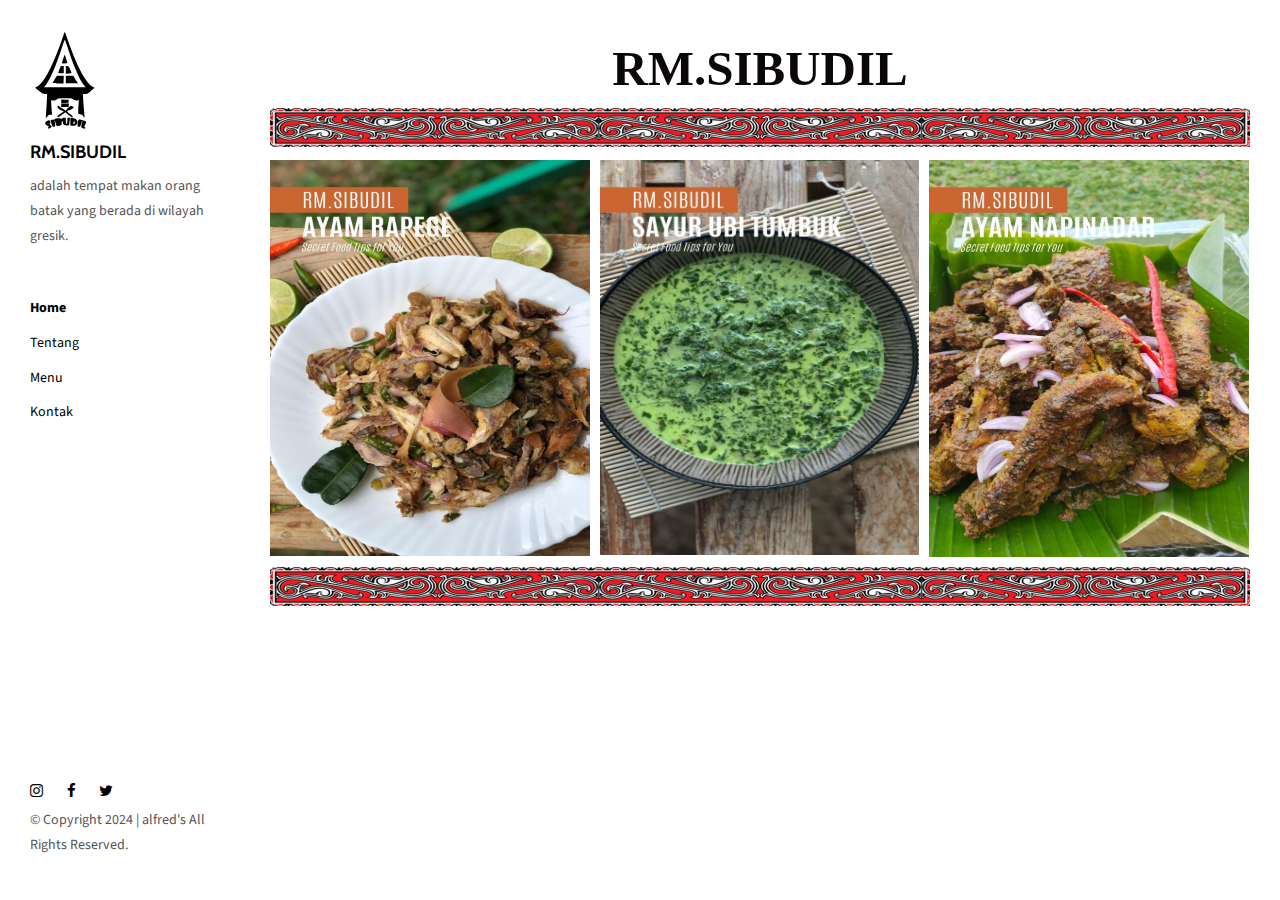
<file: index.html>
<!DOCTYPE html>
<html lang="en">

<head>
  <meta charset="UTF-8">
  <meta content="IE=edge" http-equiv="X-UA-Compatible">
  <meta content="width=device-width,initial-scale=1" name="viewport">
  <meta content="Page description" name="description">
  <meta name="google" content="notranslate" />
  <meta name="viewport" content="width=device-width, initial-scale=1.0">
  <meta content="sibudil food website" name="author">

  <!-- Disable tap highlight on IE -->
  <meta name="msapplication-tap-highlight" content="no">
  
  <link href="./assets/favicon.ico" rel="icon">

  <title>RM.SibudiL</title>  

<link href="./main.template.css" rel="stylesheet"></head>

<body>

<!-- Add your content of header -->
<header class="">
  <div class="navbar navbar-default visible-xs">
    <button type="button" class="navbar-toggle collapsed">
      <span class="sr-only">Toggle navigation</span>
      <span class="icon-bar"></span>
      <span class="icon-bar"></span>
      <span class="icon-bar"></span>
    </button>
    <a href="./index.html" class="navbar-brand">RM.SibudiL</a>
  </div>

  <nav class="sidebar">
    <div class="navbar-collapse" id="navbar-collapse">
      <div class="site-header hidden-xs">
          <a class="site-brand" href="./index.html" title="">
            <img class="img-responsive site-logo" alt="" src="./assets/images/Imgsvg.svg">
            RM.SIBUDIL
          </a>
        <p>adalah tempat makan orang batak yang berada di wilayah gresik.
        </p>
      </div>
      <ul class="nav">
        <li><a href="./index.html" title="">Home</a></li>
        <li><a href="./about.html" title="">Tentang</a></li>
        <li><a href="./services.html" title="">Menu</a></li>
        <li><a href="./contact.html" title="">Kontak</a></li>
        <!--li><a href="./components.html" title="">Components</a></li-->
      </ul>

      <nav class="nav-footer">
        <p class="nav-footer-social-buttons">
          <a class="fa-icon" href="https://www.instagram.com/sibudil_home/" title="">
            <i class="fa fa-instagram"></i>
          </a>
          <a class="fa-icon" href="https://www.facebook.com/sibudilhome/" title="">
            <i class="fa fa-facebook"></i>
          </a>
          <a class="fa-icon" href="https://twitter.com/HomeSibudil/" title="">
            <i class="fa fa-twitter"></i>
          </a>
        </p>
        <p>© Copyright 2024 | alfred's All Rights Reserved.</p>
      </nav>  
    </div> 
  </nav>
</header>
<main class="" id="main-collapse">

<!-- Add your site or app content here -->
 
<div class="" role="alert">
    <h5 style="color:rgb(12, 7, 7);font-size:350%;text-align:center;font-family:Brush Script MT, cursive">RM.SIBUDIL</h5>
    <img class="img-responsive" src="assets/images/linegorga.png" >
    <h3></h3>
  </div>
    
<div class="hero-full-wrapper">
  <div class="grid">
  <div class="gutter-sizer"></div>
    <div class="grid-sizer"></div>
        
    <div class="grid-item">
      <img class="img-responsive" alt="" src="./assets/images/Makanan/ayamrapege2.jpg" >
      <a class="project-description">
        <div class="project-holder">
          <div class="project-inner">
          </div>
        </div>
      </a>
    </div>
    
    <div class="grid-item">
      <img class="img-responsive" alt="" src="./assets/images/Makanan/ubitumbuk2.jpg" >
      <a class="project-description">
        <div class="project-holder">
          <div class="project-inner">
          </div>
        </div>
      </a>
    </div>

    <div class="grid-item">
      <img class="img-responsive" alt="" src="./assets/images/Makanan/ayamnapinadar2.jpg" >
      <a class="project-description">
        <div class="project-holder">
          <div class="project-inner">
          </div>
        </div>
      </a>
    </div>

    <!--div class="grid-item">
      <img class="img-responsive" alt="" src="./assets/images/ayamnapinadar.jpg">
      <a href="./services.html" class="project-description">
        <div class="project-text-holder">
          <div class="project-text-inner">
            <h3>RM.SIBUDIL</h3>
            <p>Discover more</p>
          </div>
        </div>
      </a>
    </div-->
    
  </div>
    <img class="img-responsive" src="assets/images/linegorga.png">
  </div>

<script>
  document.addEventListener("DOMContentLoaded", function (event) {
     masonryBuild();
  });
</script>

</main>

<script>
document.addEventListener("DOMContentLoaded", function (event) {
  navbarToggleSidebar();
  navActivePage();
});
</script>

<!-- Google Analytics: change UA-XXXXX-X to be your site's ID 

<script>
  (function (i, s, o, g, r, a, m) {
    i['GoogleAnalyticsObject'] = r; i[r] = i[r] || function () {
      (i[r].q = i[r].q || []).push(arguments)
    }, i[r].l = 1 * new Date(); a = s.createElement(o),
      m = s.getElementsByTagName(o)[0]; a.async = 1; a.src = g; m.parentNode.insertBefore(a, m)
  })(window, document, 'script', '//www.google-analytics.com/analytics.js', 'ga');
  ga('create', 'UA-XXXXX-X', 'auto');
  ga('send', 'pageview');
</script>

--><script type="text/javascript" src="./main.tamplatejs.js"></script></body>

</html>
</file>
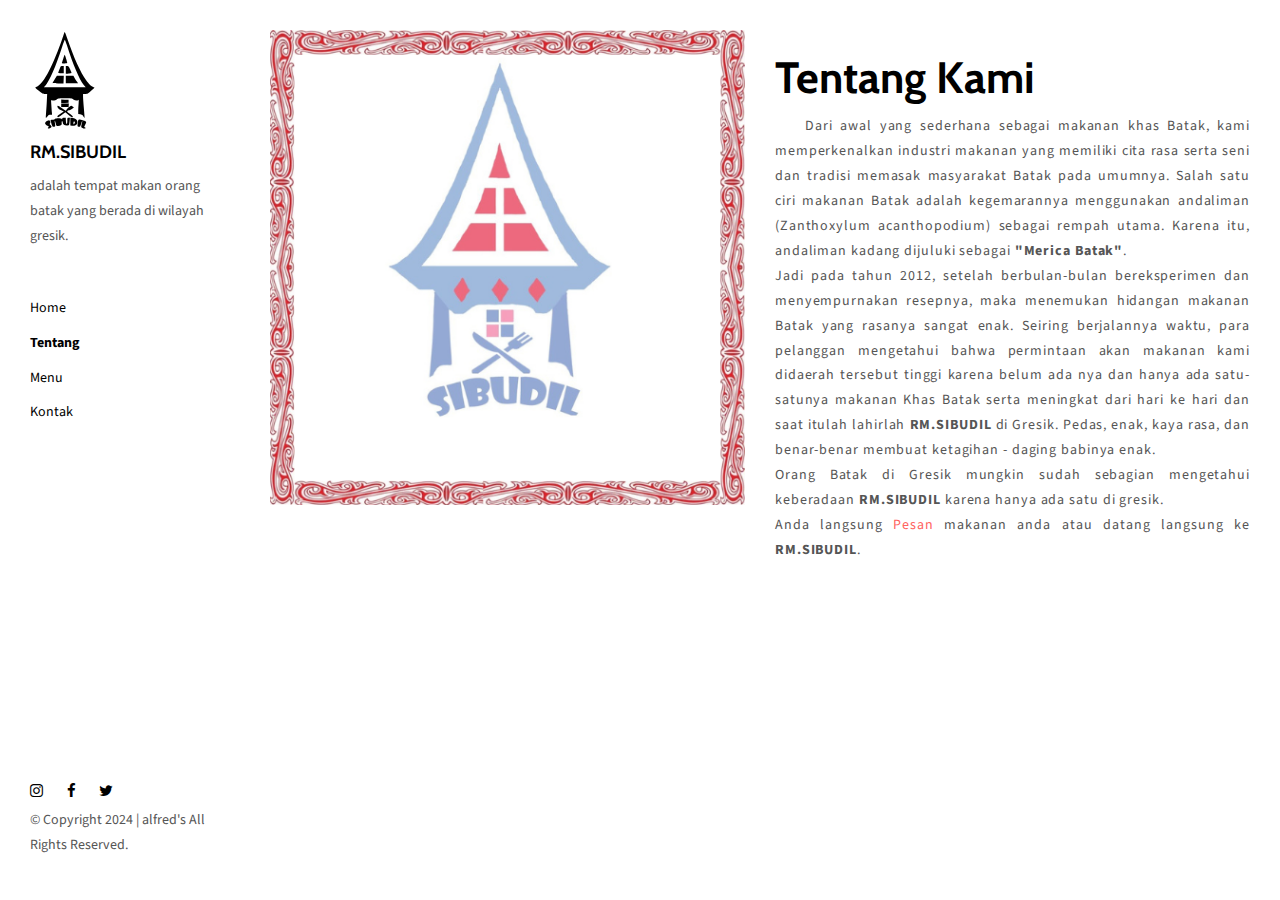
<file: about.html>
<!DOCTYPE html>
<html lang="en">

<head>
  <meta charset="UTF-8">
  <meta content="IE=edge" http-equiv="X-UA-Compatible">
  <meta content="width=device-width,initial-scale=1" name="viewport">
  <meta content="description" name="description">
  <meta name="google" content="notranslate" />
  <meta name="viewport" content="width=device-width, initial-scale=1.0">
  <meta content="sibudil food website" name="author">

  <!-- Disable tap highlight on IE -->
  <meta name="msapplication-tap-highlight" content="no">
  
  <link href="./assets/favicon.ico" rel="icon">



  <title>Tentang</title>  

<link href="./main.template.css" rel="stylesheet"></head>

<body>

 <!-- Add your content of header -->
<header class="">
  <div class="navbar navbar-default visible-xs">
    <button type="button" class="navbar-toggle collapsed">
      <span class="sr-only">Toggle navigation</span>
      <span class="icon-bar"></span>
      <span class="icon-bar"></span>
      <span class="icon-bar"></span>
    </button>
    <a href="./index.html" class="navbar-brand">RM.SibudiL</a>
  </div>

  <nav class="sidebar">
    <div class="navbar-collapse" id="navbar-collapse">
      <div class="site-header hidden-xs">
          <a class="site-brand" href="./index.html" title="">
            <img class="img-responsive site-logo" alt="" src="./assets/images/Imgsvg.svg">
            RM.SIBUDIL
          </a>
        <p>adalah tempat makan orang batak yang berada di wilayah gresik.
        </p>
      </div>
      <ul class="nav">
        <li><a href="./index.html" title="">Home</a></li>
        <li><a href="./about.html" title="">Tentang</a></li>
        <li><a href="./services.html" title="">Menu</a></li>
        <li><a href="./contact.html" title="">Kontak</a></li>
        <!--li><a href="./components.html" title="">Components</a></li-->

      </ul>

      <nav class="nav-footer">
        <p class="nav-footer-social-buttons">
          <a class="fa-icon" href="https://www.instagram.com/sibudil_home/" title="">
            <i class="fa fa-instagram"></i>
          </a>
          <a class="fa-icon" href="https://www.facebook.com/sibudilhome/" title="">
            <i class="fa fa-facebook"></i>
          </a>
          <a class="fa-icon" href="https://twitter.com/HomeSibudil/" title="">
            <i class="fa fa-twitter"></i>
          </a>
        </p>
        <p>© Copyright 2024 | alfred's All Rights Reserved.</p>
      </nav>  
    </div> 
  </nav>
</header>
<main class="" id="main-collapse">


<div class="row">
  <div class="col-xs-12 col-md-6">
    <img class="img-responsive" alt="" src="./assets/images/sopo2.png">
  </div>
  <div class="col-xs-12 col-md-6">
    <h1>Tentang Kami</h1>
    <p style="text-indent: 30px; text-align: justify;letter-spacing: 0.9px;">
      Dari awal yang sederhana sebagai makanan khas Batak, kami memperkenalkan industri makanan yang memiliki cita rasa serta seni dan tradisi memasak masyarakat Batak 
      pada umumnya. Salah satu ciri makanan Batak adalah kegemarannya menggunakan andaliman (Zanthoxylum acanthopodium) sebagai rempah utama. Karena itu, andaliman
      kadang dijuluki sebagai <b>"Merica Batak"</b>. 
      <br>Jadi pada tahun 2012, setelah berbulan-bulan bereksperimen dan menyempurnakan resepnya, maka menemukan hidangan makanan Batak yang rasanya sangat enak. Seiring berjalannya waktu, 
      para pelanggan mengetahui bahwa permintaan akan makanan kami didaerah tersebut tinggi karena belum ada nya dan hanya ada satu-satunya makanan Khas Batak serta meningkat dari hari ke hari dan saat itulah 
      lahirlah <b>RM.SIBUDIL</b> di Gresik. Pedas, enak, kaya rasa, dan benar-benar membuat ketagihan - daging babinya enak. 
      <br>Orang Batak di Gresik mungkin sudah sebagian mengetahui keberadaan <b>RM.SIBUDIL</b> karena hanya ada satu di gresik.
      <br>Anda langsung <a target="_blank" href="contact.html" title="">Pesan</a> makanan anda atau datang langsung ke <b>RM.SIBUDIL</b>.
    </p>
 </div>
</div>
    
</main>

<script>
document.addEventListener("DOMContentLoaded", function (event) {
  navbarToggleSidebar();
  navActivePage();
});
</script>

<!-- Google Analytics: change UA-XXXXX-X to be your site's ID 

<script>
  (function (i, s, o, g, r, a, m) {
    i['GoogleAnalyticsObject'] = r; i[r] = i[r] || function () {
      (i[r].q = i[r].q || []).push(arguments)
    }, i[r].l = 1 * new Date(); a = s.createElement(o),
      m = s.getElementsByTagName(o)[0]; a.async = 1; a.src = g; m.parentNode.insertBefore(a, m)
  })(window, document, 'script', '//www.google-analytics.com/analytics.js', 'ga');
  ga('create', 'UA-XXXXX-X', 'auto');
  ga('send', 'pageview');
</script>

--> <script type="text/javascript" src="./main.tamplatejs.js"></script></body>

</html>
</file>
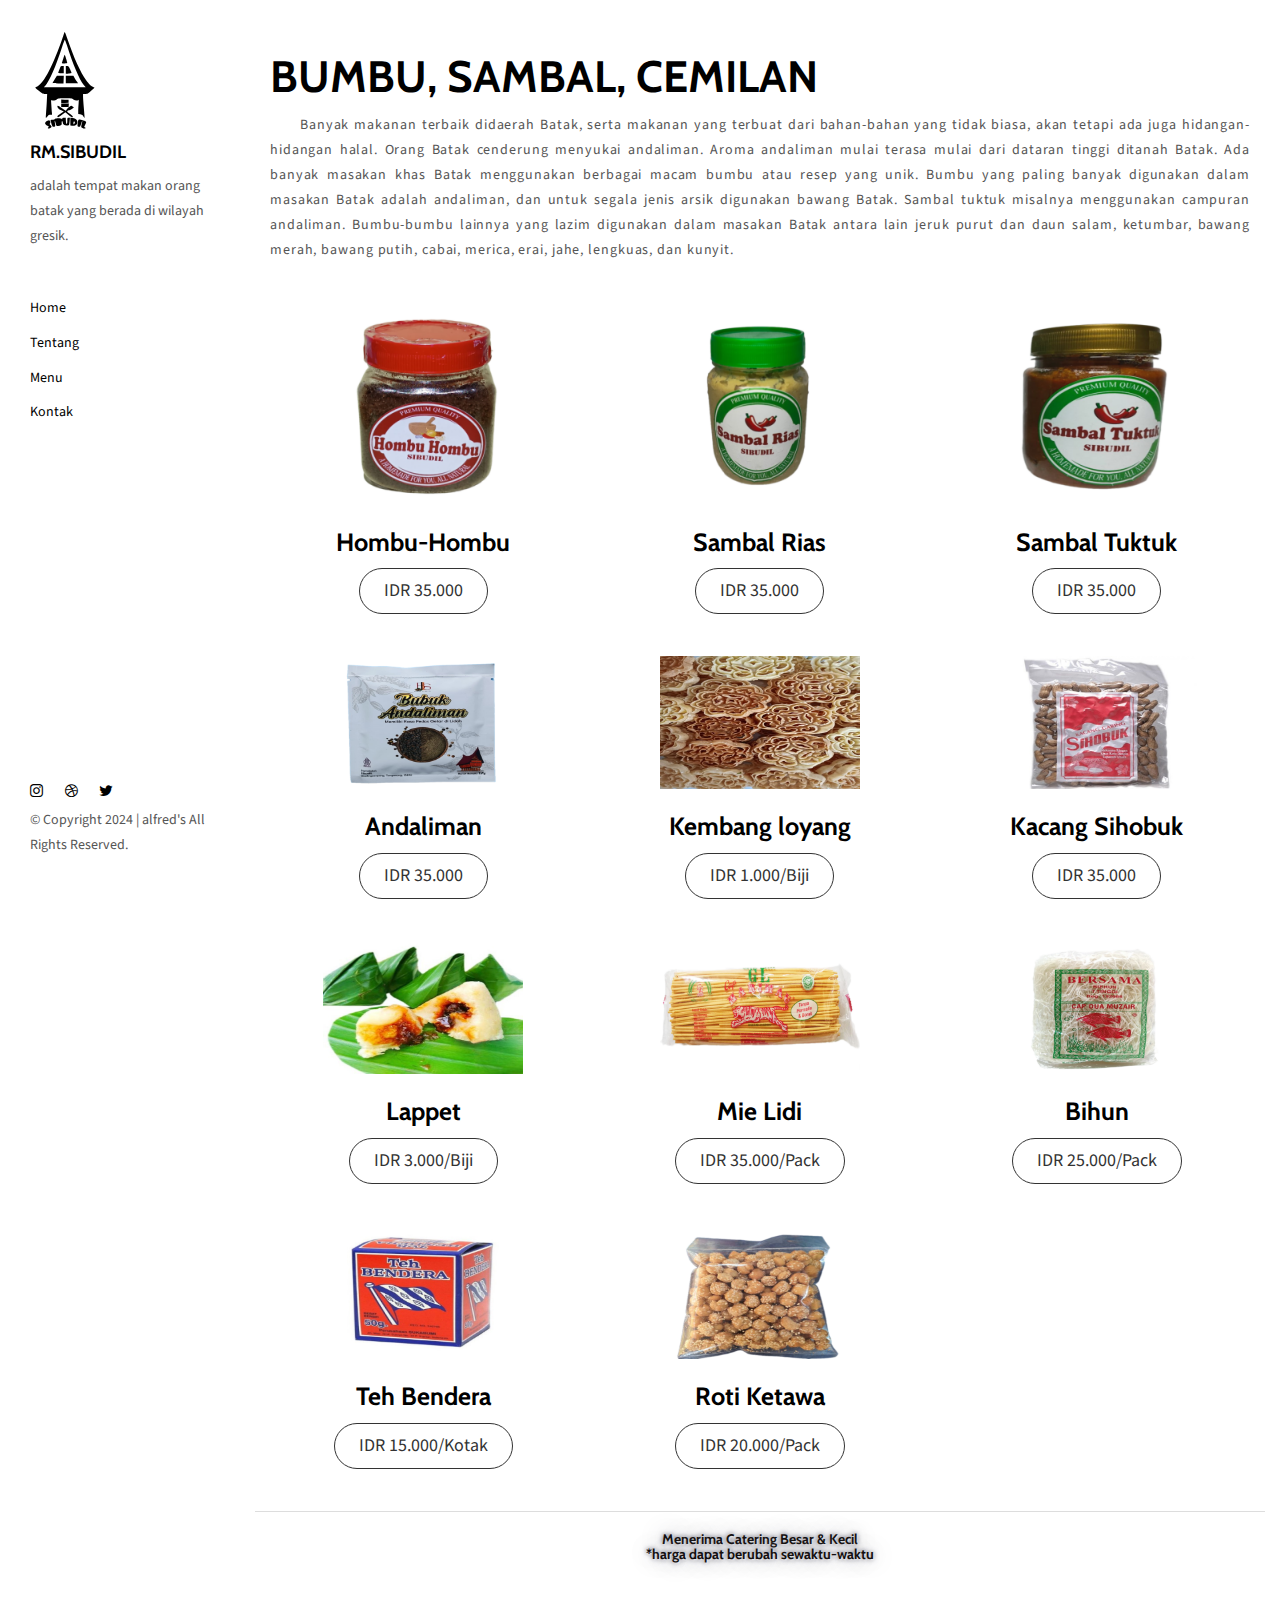
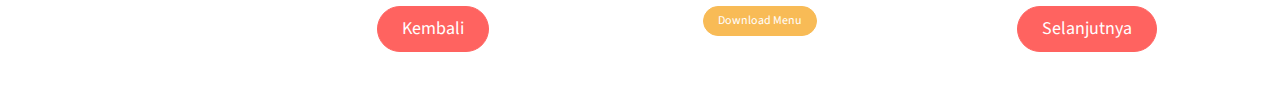
<file: bumbubatak.html>
<!DOCTYPE html>
<html lang="en">

<head>
  <meta charset="UTF-8">
  <meta content="IE=edge" http-equiv="X-UA-Compatible">
  <meta content="width=device-width,initial-scale=1" name="viewport">
  <meta content="description" name="description">
  <meta name="google" content="notranslate" />
  <meta name="viewport" content="width=device-width, initial-scale=1.0">
  <meta content="sibudil food website" name="author">

  <!-- Disable tap highlight on IE -->
  <meta name="msapplication-tap-highlight" content="no">
  
  <link href="./assets/favicon.ico" rel="icon">



  <title>Aneka Cemilan</title>  

<link href="./main.template.css" rel="stylesheet"></head>

<body>

 <!-- Add your content of header -->
<header class="">
  <div class="navbar navbar-default visible-xs">
    <button type="button" class="navbar-toggle collapsed">
      <span class="sr-only">Toggle navigation</span>
      <span class="icon-bar"></span>
      <span class="icon-bar"></span>
      <span class="icon-bar"></span>
    </button>
    <a href="./index.html" class="navbar-brand">RM.SibudiL</a>
  </div>

  <nav class="sidebar">
    <div class="navbar-collapse" id="navbar-collapse">
      <div class="site-header hidden-xs">
          <a class="site-brand" href="./index.html" title="">
            <img class="img-responsive site-logo" alt="" src="./assets/images/Imgsvg.svg">
            RM.SIBUDIL
          </a>
        <p>adalah tempat makan orang batak yang berada di wilayah gresik.
        </p>
      </div>
      <ul class="nav">
        <li><a href="./index.html" title="">Home</a></li>
        <li><a href="./about.html" title="">Tentang</a></li>
        <li><a href="./services.html" title="">Menu</a></li>
        <li><a href="./contact.html" title="">Kontak</a></li>
        <!--li><a href="./components.html" title="">Components</a></li-->

      </ul>

      <nav class="nav-footer">
        <p class="nav-footer-social-buttons">
          <a class="fa-icon" href="https://www.instagram.com/" title="">
            <i class="fa fa-instagram"></i>
          </a>
          <a class="fa-icon" href="https://dribbble.com/" title="">
            <i class="fa fa-dribbble"></i>
          </a>
          <a class="fa-icon" href="https://twitter.com/" title="">
            <i class="fa fa-twitter"></i>
          </a>
        </p>
        <p>© Copyright 2024 | alfred's All Rights Reserved.</p>
      </nav>  
    </div> 
  </nav>
</header>
<main class="" id="main-collapse">

 <!-- Add your site or app content here -->
 
 <div class="hero-full-wrapper">
    <div class="grid">
    <div class="gutter-sizer"></div>
    <div class="grid-sizer"></div>

<div class="row">
  <div class="col-xs-12 section-container-spacer">
    <h1>BUMBU, SAMBAL, CEMILAN</h1>
    <p style="text-indent: 30px; text-align: justify;letter-spacing: 0.9px;">Banyak makanan terbaik didaerah Batak, serta makanan yang terbuat dari 
    bahan-bahan yang tidak biasa, akan tetapi ada juga hidangan-hidangan halal. Orang Batak cenderung menyukai andaliman. Aroma andaliman mulai terasa
    mulai dari dataran tinggi ditanah Batak. Ada banyak masakan khas Batak menggunakan berbagai macam bumbu atau resep yang unik. Bumbu yang paling banyak
    digunakan dalam masakan Batak adalah andaliman, dan untuk segala jenis arsik digunakan bawang Batak. Sambal tuktuk misalnya menggunakan campuran andaliman.
    Bumbu-bumbu lainnya yang lazim digunakan dalam masakan Batak antara lain jeruk purut dan daun salam, ketumbar, bawang merah, bawang putih, cabai, merica, 
    erai, jahe, lengkuas, dan kunyit.</p>
  </div>

  <div class="col-xs-12 col-md-4 section-container-spacer">
    <center>
      <img class="img-responsive" alt="" src="./assets/images/Bumbu/hombu.png" width="200" height="100">
      <h3>Hombu-Hombu</h3>
      <p><a class="btn btn-default btn-lg"> IDR 35.000 </a></p>
    </center>
    </div>

  <div class="col-xs-12 col-md-4 section-container-spacer">
    <center>
      <img class="img-responsive" alt="" src="./assets/images/Bumbu/sambalriass.png" width="200" height="100">
      <h3>Sambal Rias</h3>
      <p><a class="btn btn-default btn-lg"> IDR 35.000 </a></p>
    </center>
     </div>

  <div class="col-xs-12 col-md-4 section-container-spacer">
    <center>
      <img class="img-responsive" alt="" src="./assets/images/Bumbu/sambaltuktukk.png" width="200" height="100">
      <h3>Sambal Tuktuk</h3>
      <p><a class="btn btn-default btn-lg"> IDR 35.000 </a></p>
    </center>
    </div>

  <div class="col-xs-12 col-md-4 section-container-spacer">
    <center>
      <img class="img-responsive" alt="" src="./assets/images/Bumbu/andaliman.png" width="200" height="100">
      <h3>Andaliman</h3>
      <p><a class="btn btn-default btn-lg"> IDR 35.000 </a></p>
    </center>
    </div>

    <div class="col-xs-12 col-md-4 section-container-spacer">
       <center>
         <img class="img-responsive" alt="" src="./assets/images/Bumbu/kembanglayang.jpeg" width="200" height="100">
         <h3>Kembang loyang</h3>
         <p><a class="btn btn-default btn-lg"> IDR 1.000/Biji </a></p>
       </center>
       </div>

     <div class="col-xs-12 col-md-4 section-container-spacer">
        <center>
           <img class="img-responsive" alt="" src="./assets/images/Bumbu/kacangsihobuk.jpg" width="200" height="100">
           <h3>Kacang Sihobuk</h3>
           <p><a class="btn btn-default btn-lg"> IDR 35.000 </a></p>
         </center>
         </div>
          
      <div class="col-xs-12 col-md-4 section-container-spacer">
          <center>
            <img class="img-responsive" alt="" src="./assets/images/Bumbu/lapet.jpg" width="200" height="100">
            <h3>Lappet</h3>
            <p><a class="btn btn-default btn-lg"> IDR 3.000/Biji </a></p>
          </center>
          </div>

      <div class="col-xs-12 col-md-4 section-container-spacer">
           <center>
              <img class="img-responsive" alt="" src="./assets/images/Bumbu/mielidi.png" width="200" height="100">
              <h3>Mie Lidi</h3>
              <p><a class="btn btn-default btn-lg"> IDR 35.000/Pack </a></p>
            </center>
            </div>

        <div class="col-xs-12 col-md-4 section-container-spacer">
             <center>
                <img class="img-responsive" alt="" src="./assets/images/Bumbu/bihun.png" width="200" height="100">
                <h3>Bihun</h3>
                <p><a class="btn btn-default btn-lg"> IDR 25.000/Pack </a></p>
              </center>
              </div>
              
              <div class="col-xs-12 col-md-4 section-container-spacer">
                <center>
                   <img class="img-responsive" alt="" src="./assets/images/Bumbu/Tehbendera1.jpg" width="200" height="100">
                   <h3>Teh Bendera</h3>
                   <p><a class="btn btn-default btn-lg"> IDR 15.000/Kotak </a></p>
                </center>
                </div>
              
        <div class="col-xs-12 col-md-4 section-container-spacer">
          <center>
             <img class="img-responsive" alt="" src="./assets/images/Bumbu/rotiketawa.png" width="200" height="100">
             <h3>Roti Ketawa</h3>
             <p><a class="btn btn-default btn-lg"> IDR 20.000/Pack </a></p>
           </center>
           </div>

           
        <!--div class="col-xs-12 col-md-4 section-container-spacer">
          <center>
             <img class="img-responsive" alt="" src="./assets/images/Bumbu/bihun.png">
             <h2>Mie Lidi</h2>
             <p><a class="btn btn-default btn-lg"> IDR 50.000 </a></p>
           </center>
           </div-->

           <div>
            <table class="table">
              <tr><td><h5 style="color:rgb(19, 15, 15);text-shadow: 1px 1px 2px rgb(250, 248, 248), 0 0 25px rgb(135, 135, 150), 0 0 5px rgb(58, 58, 80);">
                <center> Menerima Catering Besar & Kecil <br> *harga dapat berubah sewaktu-waktu </center></h6></td></tr>
            </table>
           </div>
    </div>
        <center>
        <div class="col-xs-12 col-md-4 section-container-spacer">
            <p><a href="./services.html" class="btn btn-primary btn-lg">Kembali </a></p>
          </div>
        <div class="col-xs-12 col-md-4 section-container-spacer">
            <p><a href="./assets/images/Menu banground.pdf" class="btn btn-info btn-sm">Download Menu </a></p>
          </div>
        <div class="col-xs-12 col-md-4 section-container-spacer">
            <p><a href="./makanan.html" class="btn btn-primary btn-lg">Selanjutnya</a></p>
          </div>
        </center>
    </div>
 </div>
        
</main>


<script>
document.addEventListener("DOMContentLoaded", function (event) {
  navbarToggleSidebar();
  navActivePage();
});
</script>

<!-- Google Analytics: change UA-XXXXX-X to be your site's ID 

<script>
  (function (i, s, o, g, r, a, m) {
    i['GoogleAnalyticsObject'] = r; i[r] = i[r] || function () {
      (i[r].q = i[r].q || []).push(arguments)
    }, i[r].l = 1 * new Date(); a = s.createElement(o),
      m = s.getElementsByTagName(o)[0]; a.async = 1; a.src = g; m.parentNode.insertBefore(a, m)
  })(window, document, 'script', '//www.google-analytics.com/analytics.js', 'ga');
  ga('create', 'UA-XXXXX-X', 'auto');
  ga('send', 'pageview');
</s>

--> <script type="text/javascript" src="./main.tamplatejs.js"></script></body>

</html>
</file>
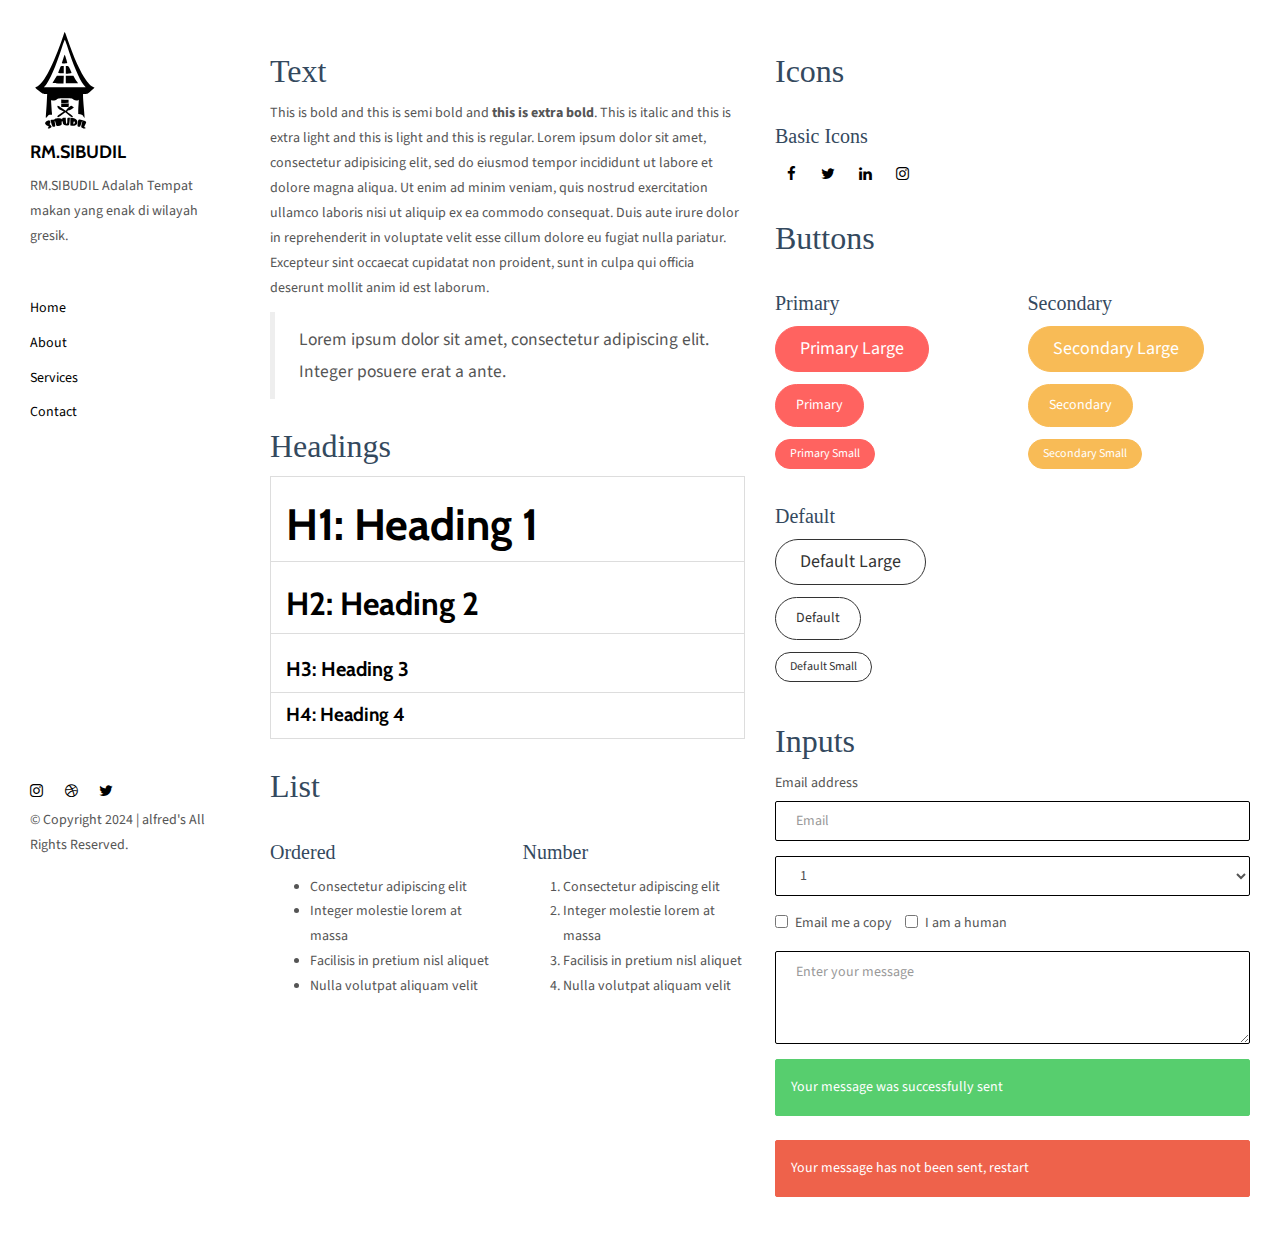
<file: components.html>
<!DOCTYPE html>
<html lang="en">

<head>
  <meta charset="UTF-8">
  <meta content="IE=edge" http-equiv="X-UA-Compatible">
  <meta content="width=device-width,initial-scale=1" name="viewport">
  <meta content="description" name="description">
  <meta name="google" content="notranslate" />
  <meta content="sibudil food website" name="author">

  <!-- Disable tap highlight on IE -->
  <meta name="msapplication-tap-highlight" content="no">
  
  <link href="./assets/favicon.ico" rel="icon">



  <title>Title page</title>  

<link href="./main.template.css" rel="stylesheet"></head>

<body>

 <!-- Add your content of header -->
<header class="">
  <div class="navbar navbar-default visible-xs">
    <button type="button" class="navbar-toggle collapsed">
      <span class="sr-only">Toggle navigation</span>
      <span class="icon-bar"></span>
      <span class="icon-bar"></span>
      <span class="icon-bar"></span>
    </button>
    <a href="./index.html" class="navbar-brand">RM.Sibudil</a>
  </div>

  <nav class="sidebar">
    <div class="navbar-collapse" id="navbar-collapse">
      <div class="site-header hidden-xs">
          <a class="site-brand" href="./index.html" title="">
            <img class="img-responsive site-logo" alt="" src="./assets/images/Imgsvg.svg">
            RM.SIBUDIL
          </a>
        <p>RM.SIBUDIL Adalah Tempat makan yang enak di wilayah gresik.
        </p>
      </div>
      <ul class="nav">
        <li><a href="./index.html" title="">Home</a></li>
        <li><a href="./about.html" title="">About</a></li>
        <li><a href="./services.html" title="">Services</a></li>
        <li><a href="./contact.html" title="">Contact</a></li>
        <!--li><a href="./components.html" title="">Components</a></li-->

      </ul>

      <nav class="nav-footer">
        <p class="nav-footer-social-buttons">
          <a class="fa-icon" href="https://www.instagram.com/" title="">
            <i class="fa fa-instagram"></i>
          </a>
          <a class="fa-icon" href="https://dribbble.com/" title="">
            <i class="fa fa-dribbble"></i>
          </a>
          <a class="fa-icon" href="https://twitter.com/" title="">
            <i class="fa fa-twitter"></i>
          </a>
        </p>
        <p>© Copyright 2024 | alfred's All Rights Reserved.</p>
      </nav>  
    </div> 
  </nav>
</header>
<main class="" id="main-collapse">


<!-- Add your site or app content here -->

    <div class="row">
      <div class="col-xs-12 col-md-6">

        <div class="template-example">
          <h2 class="template-title-example">Text</h2>
          <p>This is bold and this is semi bold and <b>this is extra bold</b>. This is italic and this is extra light and this is light
          and this is regular. Lorem ipsum dolor sit amet, consectetur adipisicing elit, sed do eiusmod
          tempor incididunt ut labore et dolore magna aliqua. Ut enim ad minim veniam,
          quis nostrud exercitation ullamco laboris nisi ut aliquip ex ea commodo
          consequat. Duis aute irure dolor in reprehenderit in voluptate velit esse
          cillum dolore eu fugiat nulla pariatur. Excepteur sint occaecat cupidatat non
          proident, sunt in culpa qui officia deserunt mollit anim id est laborum.

          <blockquote>
            <p>Lorem ipsum dolor sit amet, consectetur adipiscing elit. Integer posuere erat a ante.</p>
          </blockquote>
          
          </p>
        </div>

        <div class="template-example">
          <h2 class="template-title-example">Headings</h2>
          
          <table class="table table-bordered">
            <tr><td><h1>H1: Heading 1</h1></td></tr>
            <tr><td><h2>H2: Heading 2</h2></td></tr>
            <tr><td><h3>H3: Heading 3</h3></td></tr>
            <tr><td><h4>H4: Heading 4</h4></td></tr>
          </table>
          
        </div>

        
        <div class="template-example">
          <h2 class="template-title-example">List</h2>
          <div class="row">
            <div class="col-md-6">
              <h3 class="template-title-example">Ordered</h3>
              <ul>
                <li>Consectetur adipiscing elit</li>
                <li>Integer molestie lorem at massa</li>
                <li>Facilisis in pretium nisl aliquet</li>
                <li>Nulla volutpat aliquam velit</li>
              </ul>
            </div>
            <div class="col-md-6">
              <h3 class="template-title-example">Number</h3>
              <ol>
                <li>Consectetur adipiscing elit</li>
                <li>Integer molestie lorem at massa</li>
                <li>Facilisis in pretium nisl aliquet</li>
                <li>Nulla volutpat aliquam velit</li>
              </ol>
            </div>
          </div>
        </div>
        

        
      </div>

      <div class="col-xs-12 col-md-6">
        <div class="template-example">
          <h2 class="template-title-example">Icons</h2>
          
          <div class="row">
            
            <div class="col-md-6">
               <h3 class="template-title-example">Basic Icons</h2>
                <ul class="list-icons">
                  <li>
                    <span class="fa-icon">
                      <i class="fa fa-facebook"></i>
                    </span>
                  </li>
                  <li>
                    <span class="fa-icon">
                      <i class="fa fa-twitter"></i>
                    </span>
                  </li>
                  <li>
                    <span class="fa-icon">
                      <i class="fa fa-linkedin"></i>
                    </span>
                  </li>
                  <li>
                    <span class="fa-icon">
                      <i class="fa fa-instagram"></i>
                    </span>
                  </li>
                </ul>
            </div>

          </div>


          


        </div>

        <div class="template-example">
          <h2 class="template-title-example">Buttons</h2>
          <div class="row">
            <div class="col-md-6">
              <h3 class="template-title-example">Primary</h2>
              <div class="row">
                  <div class="col-md-6">
                  <p><a href="" class="btn btn-primary btn-lg">Primary Large</a></p>
                  <p><a href="" class="btn btn-primary">Primary </a></p>
                  <p><a href="" class="btn btn-primary btn-sm">Primary Small</a></p>
                </div>
              </div>

              <h3 class="template-title-example">Default</h2>
              <div class="row">
                  <div class="col-md-6">
                  <p><a href="" class="btn btn-default btn-lg">Default Large</a></p>
                  <p><a href="" class="btn btn-default">Default </a></p>
                  <p><a href="" class="btn btn-default btn-sm">Default Small</a></p>
                </div>
              </div>

            </div>

            <div class="col-md-6">
              <h3 class="template-title-example">Secondary</h2>
              <div class="row">
                  <div class="col-md-6">
                  <p><a href="" class="btn btn-info btn-lg">Secondary Large</a></p>
                  <p><a href="" class="btn btn-info">Secondary </a></p>
                  <p><a href="" class="btn btn-info btn-sm">Secondary Small</a></p>
                </div>
              </div>
            </div>
          </div>
        </div>
        
        <div class="template-example">
          <h2 class="template-title-example">Inputs</h2>

            <div class="form-group">
              <label for="exampleInputEmail1">Email address</label>
              <input type="email" class="form-control" id="exampleInputEmail1" placeholder="Email">
            </div>

            <div class="form-group">
              <select class="form-control">
                <option>1</option>
                <option>2</option>
                <option>3</option>
                <option>4</option>
                <option>5</option>
              </select>
            </div>

            <div class="form-group">
              <label class="checkbox-inline">
                <input 
                type="checkbox" id="inlineCheckbox1" value="option1"> Email me a copy
              </label>
              <label class="checkbox-inline">
                <input type="checkbox" id="inlineCheckbox2" value="option2"> I am a human
              </label>
            </div>

            <div class="form-group">
              <textarea class="form-control" rows="3" placeholder="Enter your message"></textarea>
            </div>
            
            <div class="alert alert-success" role="alert">Your message was successfully sent</div>
            <div class="alert alert-danger" role="alert">Your message has not been sent, restart</div>
        </div>




      </div>
    </div>
 

</main>

<script>
document.addEventListener("DOMContentLoaded", function (event) {
  navbarToggleSidebar();
  navActivePage();
});
</script>

<!-- Google Analytics: change UA-XXXXX-X to be your site's ID 

<script>
  (function (i, s, o, g, r, a, m) {
    i['GoogleAnalyticsObject'] = r; i[r] = i[r] || function () {
      (i[r].q = i[r].q || []).push(arguments)
    }, i[r].l = 1 * new Date(); a = s.createElement(o),
      m = s.getElementsByTagName(o)[0]; a.async = 1; a.src = g; m.parentNode.insertBefore(a, m)
  })(window, document, 'script', '//www.google-analytics.com/analytics.js', 'ga');
  ga('create', 'UA-XXXXX-X', 'auto');
  ga('send', 'pageview');
</script>

--> <script type="text/javascript" src="./main.tamplatejs.js"></script></body>

</html>
</file>
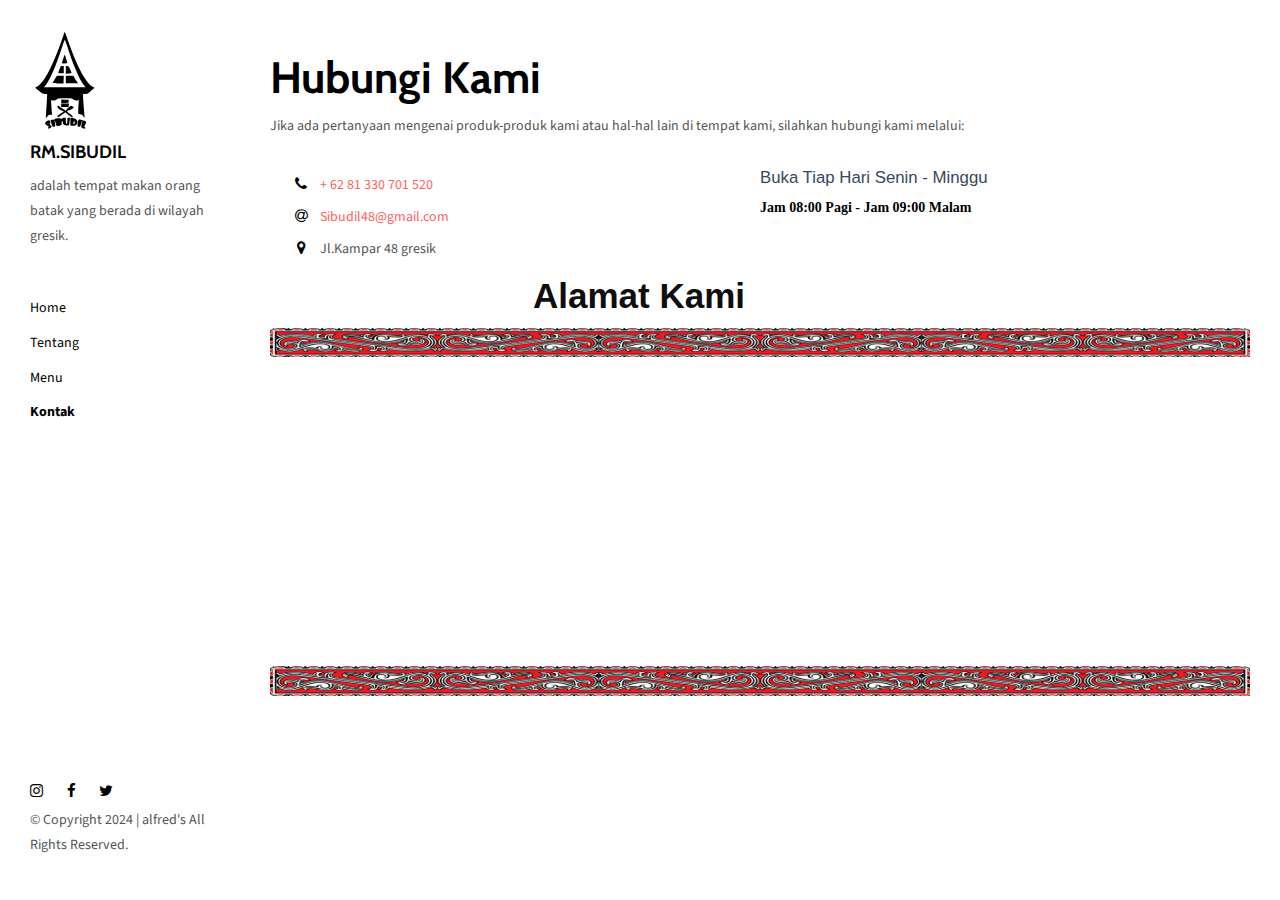
<file: contact.html>
<!DOCTYPE html>
<html lang="en">

<head>
  <meta charset="UTF-8">
  <meta content="IE=edge" http-equiv="X-UA-Compatible">
  <meta content="width=device-width,initial-scale=1" name="viewport">
  <meta content="description" name="description">
  <meta name="google" content="notranslate" />
  <meta name="viewport" content="width=device-width, initial-scale=1.0">
  <meta content="sibudil food website" name="author">

  <!-- Disable tap highlight on IE -->
  <meta name="msapplication-tap-highlight" content="no">
  
  <link href="./assets/favicon.ico" rel="icon">



  <title>Kontak</title>  

<link href="./main.template.css" rel="stylesheet"></head>

<body>

 <!-- Add your content of header -->
<header class="">
  <div class="navbar navbar-default visible-xs">
    <button type="button" class="navbar-toggle collapsed">
      <span class="sr-only">Toggle navigation</span>
      <span class="icon-bar"></span>
      <span class="icon-bar"></span>
      <span class="icon-bar"></span>
    </button>
    <a href="./index.html" class="navbar-brand">RM.SibudiL</a>
  </div>

  <nav class="sidebar">
    <div class="navbar-collapse" id="navbar-collapse">
      <div class="site-header hidden-xs">
          <a class="site-brand" href="./index.html" title="">
            <img class="img-responsive site-logo" alt="" src="./assets/images/Imgsvg.svg">
            RM.SIBUDIL
          </a>
        <p>adalah tempat makan orang batak yang berada di wilayah gresik.
        </p>
      </div>
      <ul class="nav">
        <li><a href="./index.html" title="">Home</a></li>
        <li><a href="./about.html" title="">Tentang</a></li>
        <li><a href="./services.html" title="">Menu</a></li>
        <li><a href="./contact.html" title="">Kontak</a></li>
        <!--li><a href="./components.html" title="">Components</a></li-->

      </ul>

      <nav class="nav-footer">
        <p class="nav-footer-social-buttons">
          <a class="fa-icon" href="https://www.instagram.com/sibudil_home/" title="">
            <i class="fa fa-instagram"></i>
          </a>
          <a class="fa-icon" href="https://www.facebook.com/sibudilhome/" title="">
            <i class="fa fa-facebook"></i>
          </a>
          <a class="fa-icon" href="https://twitter.com/" title="">
            <i class="fa fa-twitter"></i>
          </a>
        </p>
        <p>© Copyright 2024 | alfred's All Rights Reserved.</p>
      </nav>  
    </div> 
  </nav>
</header>
<main class="" id="main-collapse">


<div class="row">
  <div class="col-xs-12">
    <div class="section-container-spacer">
      <h1>Hubungi Kami</h1>
      <p>Jika ada pertanyaan mengenai produk-produk kami atau hal-hal lain di tempat kami, silahkan hubungi kami melalui:</p>
    </div>
    <!--div class="section-container-spacer">
       <form action="" class="reveal-content">
          <div class="row">
            <div-- class="col-md-6">
              <div class="form-group">
                <input type="email" class="form-control" id="email" placeholder="Email">
              </div>
              <div class="form-group">
                <input type="text" class="form-control" id="subject" placeholder="Subject">
              </div>
              <div class="form-group">
                <textarea class="form-control" rows="3" placeholder="Enter your message"></textarea>
              </div>
              <button type="submit" class="btn btn-primary btn-lg" src="mailto: Sibudil48@gmail.com">Send</button> 
            </div-->

            <div class="section-container-spacer">
            <div class="col-md-6">
              <ul class="list-unstyled address-container">
                <li>
                  <span class="fa-icon">
                    <i class="fa fa-phone" aria-hidden="true"></i>
                  </span>
                  <a href="https://api.whatsapp.com/send?phone=6281330701520">+ 62 81 330 701 520</a>                  
                </li>
                <li>
                  <span class="fa-icon">
                    <i class="fa fa-at" aria-hidden="true"></i>
                  </span>
                  <a href = "mailto: Sibudil48@gmail.com">Sibudil48@gmail.com</a>
                </li>
                <li>
                  <span class="fa-icon">
                    <i class="fa fa fa-map-marker" aria-hidden="true"></i>
                  </span>
                  Jl.Kampar 48 gresik
                </li>
                
                <h6 style="color:rgb(15, 14, 14);font-size:250%;text-align: right;font-family:Tahoma, Verdana, sans-serif;">Alamat Kami</h6>

              </div>
                <div class="template-example">
                  <h3 class="template-title-example" style="font-size:120%;font-family:Tahoma, Verdana, sans-serif;">Buka Tiap Hari Senin - Minggu</h3>
                  <h5 style="font-family:Copperplate, Papyrus;">Jam 08:00 Pagi - Jam 09:00 Malam</h5>
                  <img class="img-responsive" src="assets/images/linegorga2.png" >
                  <div class="section-container-spacer">                  
                    <iframe src="https://www.google.com/maps/embed?pb=!1m14!1m8!1m3!1d15834.783356190763!2d112.619624!3d-7.161119!3m2!1i1024!2i768!4f13.1!3m3!1m2!1s0x2e77ffb7f3d1546b%3A0x6ed4dc85bd518b73!2sRM.Sibudil%20(Khas%20Batak)!5e0!3m2!1sid!2sid!4v1710677607681!5m2!1sid!2sid" width="1048" height="300" style="border:0;" allowfullscreen="" loading="lazy" referrerpolicy="no-referrer-when-downgrade"></iframe>
                    <img class="img-responsive" src="assets/images/linegorga2.png" >
                  </div>
                
            </ul>
            </div>
          </div>
        <!--/form-->
    </div>
  </div>
</div>


</main>

<script>
document.addEventListener("DOMContentLoaded", function (event) {
  navbarToggleSidebar();
  navActivePage();
});
</script>

<!-- Google Analytics: change UA-XXXXX-X to be your site's ID 

<script>
  (function (i, s, o, g, r, a, m) {
    i['GoogleAnalyticsObject'] = r; i[r] = i[r] || function () {
      (i[r].q = i[r].q || []).push(arguments)
    }, i[r].l = 1 * new Date(); a = s.createElement(o),
      m = s.getElementsByTagName(o)[0]; a.async = 1; a.src = g; m.parentNode.insertBefore(a, m)
  })(window, document, 'script', '//www.google-analytics.com/analytics.js', 'ga');
  ga('create', 'UA-XXXXX-X', 'auto');
  ga('send', 'pageview');
</script>

--> <script type="text/javascript" src="./main.tamplatejs.js"></script></body>

</html>
</file>
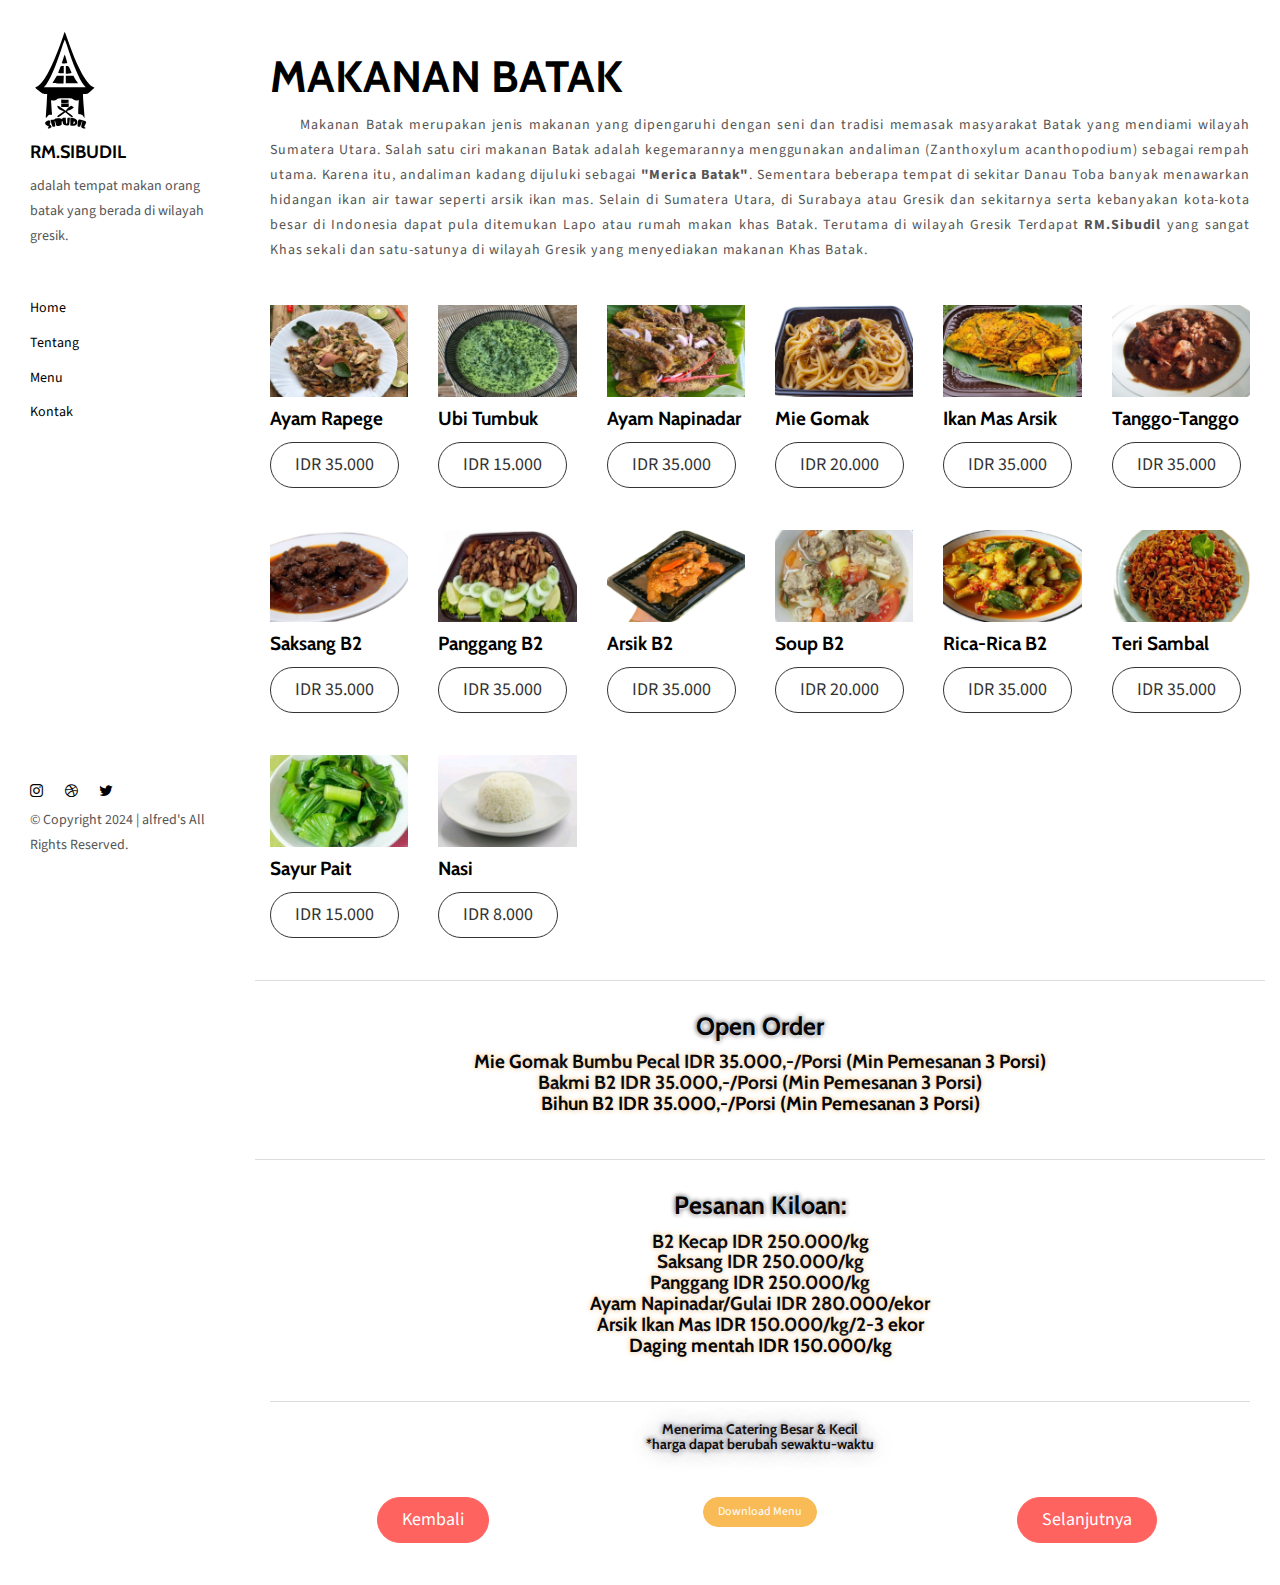
<file: makanan.html>
<!DOCTYPE html>
<html lang="en">

<head>
  <meta charset="UTF-8">
  <meta content="IE=edge" http-equiv="X-UA-Compatible">
  <meta content="width=device-width,initial-scale=1" name="viewport">
  <meta content="description" name="description">
  <meta name="google" content="notranslate" />
  <meta name="viewport" content="width=device-width, initial-scale=1.0">
  <meta content="sibudil food website" name="author">

  <!-- Disable tap highlight on IE -->
  <meta name="msapplication-tap-highlight" content="no">
  
  <link href="./assets/favicon.ico" rel="icon">



  <title>Makanan</title>  

<link href="./main.template.css" rel="stylesheet"></head>

<body>

 <!-- Add your content of header -->
<header class="">
  <div class="navbar navbar-default visible-xs">
    <button type="button" class="navbar-toggle collapsed">
      <span class="sr-only">Toggle navigation</span>
      <span class="icon-bar"></span>
      <span class="icon-bar"></span>
      <span class="icon-bar"></span>
    </button>
    <a href="./index.html" class="navbar-brand">RM.SibudiL</a>
  </div>

  <nav class="sidebar">
    <div class="navbar-collapse" id="navbar-collapse">
      <div class="site-header hidden-xs">
          <a class="site-brand" href="./index.html" title="">
            <img class="img-responsive site-logo" alt="" src="./assets/images/Imgsvg.svg">
            RM.SIBUDIL
          </a>
        <p>adalah tempat makan orang batak yang berada di wilayah gresik.
        </p>
      </div>
      <ul class="nav">
        <li><a href="./index.html" title="">Home</a></li>
        <li><a href="./about.html" title="">Tentang</a></li>
        <li><a href="./services.html" title="">Menu</a></li>
        <li><a href="./contact.html" title="">Kontak</a></li>
      <!--li><a href="./components.html" title="">Components</a></li-->

      </ul>

      <nav class="nav-footer">
        <p class="nav-footer-social-buttons">
          <a class="fa-icon" href="https://www.instagram.com/" title="">
            <i class="fa fa-instagram"></i>
          </a>
          <a class="fa-icon" href="https://dribbble.com/" title="">
            <i class="fa fa-dribbble"></i>
          </a>
          <a class="fa-icon" href="https://twitter.com/" title="">
            <i class="fa fa-twitter"></i>
          </a>
        </p>
        <p>© Copyright 2024 | alfred's All Rights Reserved.</p>
      </nav>  
    </div> 
  </nav>
</header>
<main class="" id="main-collapse">

 <!-- Add your site or app content here -->
 
 <div class="hero-full-wrapper">
    <div class="grid">
    <div class="gutter-sizer"></div>
    <div class="grid-sizer"></div>

<div class="row">
  <div class="col-xs-12 section-container-spacer">
    <h1>MAKANAN BATAK</h1>
    <p style="text-indent: 30px; text-align: justify;letter-spacing: 0.9px;">Makanan Batak merupakan jenis makanan yang dipengaruhi dengan seni dan tradisi 
      memasak masyarakat Batak yang mendiami wilayah Sumatera Utara. Salah satu ciri makanan Batak adalah kegemarannya menggunakan andaliman (Zanthoxylum acanthopodium) 
      sebagai rempah utama. Karena itu, andaliman kadang dijuluki sebagai <b>"Merica Batak"</b>. Sementara beberapa tempat di sekitar Danau Toba banyak menawarkan hidangan
      ikan air tawar seperti arsik ikan mas. Selain di Sumatera Utara, di Surabaya atau Gresik dan sekitarnya serta kebanyakan kota-kota besar di Indonesia dapat pula
      ditemukan Lapo atau rumah makan khas Batak. Terutama di wilayah Gresik Terdapat <b>RM.Sibudil</b> yang sangat Khas sekali dan satu-satunya di wilayah Gresik yang 
      menyediakan makanan Khas Batak.</p>
  </div>

  <div class="col-xs-12 col-md-2 section-container-spacer">   
      <img class="img-responsive" alt="" src="./assets/images/Makanan/ayamrapege.jpeg" width="200" height="100">
      <h4>Ayam Rapege</h4>
      <p><a class="btn btn-default btn-lg"> IDR 35.000 </a></p>
    </div>

  <div class="col-xs-12 col-md-2 section-container-spacer">
      <img class="img-responsive" alt="" src="./assets/images/Makanan/ubitumbuk.jpg" width="200" height="100">
      <h4>Ubi Tumbuk</h4>
      <p><a class="btn btn-default btn-lg">IDR 15.000</a></p>
    </div>

  <div class="col-xs-12 col-md-2 section-container-spacer">
        <img class="img-responsive" alt="" src="./assets/images/Makanan/ayamnapinadar.jpg" width="200" height="100">
        <h4>Ayam Napinadar</h4>
        <p><a class="btn btn-default btn-lg"> IDR 35.000 </a></p>
      </div>

  <div class="col-xs-12 col-md-2 section-container-spacer">
        <img class="img-responsive" alt="" src="./assets/images/Makanan/miegomak.png" width="200" height="100">
        <h4>Mie Gomak</h4>
        <p><a class="btn btn-default btn-lg"> IDR 20.000 </a></p>
      </div>

  <div class="col-xs-12 col-md-2 section-container-spacer">
        <img class="img-responsive" alt="" src="./assets/images/Makanan/ikanmas.jpg"  width="200" height="100">
        <h4>Ikan Mas Arsik</h4>
        <p><a class="btn btn-default btn-lg">IDR 35.000 </a></p>
    </div>
      
  <div class="col-xs-12 col-md-2 section-container-spacer">
      <img class="img-responsive" alt="" src="./assets/images/Makanan/tanggo2.png" width="200" height="100">
      <h4>Tanggo-Tanggo</h4>
      <p><a class="btn btn-default btn-lg"> IDR 35.000 </a></p>
    </div>

  <div class="col-xs-12 col-md-2 section-container-spacer">
      <img class="img-responsive" alt="" src="./assets/images/Makanan/saksang.png" width="200" height="100">
      <h4>Saksang B2</h4>
      <p><a class="btn btn-default btn-lg"> IDR 35.000 </a></p>
    </div>

  <div class="col-xs-12 col-md-2 section-container-spacer">
        <img class="img-responsive" alt="" src="./assets/images/Makanan/panggang.jpg" width="200" height="100" >
        <h4>Panggang B2</h4>
        <p><a class="btn btn-default btn-lg"> IDR 35.000 </a></p>
      </div>
    
  <div class="col-xs-12 col-md-2 section-container-spacer">
        <img class="img-responsive" alt="" src="./assets/images/Makanan/babiarsik.png" width="200" height="100">
        <h4>Arsik B2</h4>
        <p><a class="btn btn-default btn-lg"> IDR 35.000 </a></p>
      </div>

  <div class="col-xs-12 col-md-2 section-container-spacer">
        <img class="img-responsive" alt="" src="./assets/images/Makanan/supb2.png" width="200" height="100">
        <h4>Soup B2</h4>
        <p><a class="btn btn-default btn-lg"> IDR 20.000 </a></p>
      </div>

   <div class="col-xs-12 col-md-2 section-container-spacer">
          <img class="img-responsive" alt="" src="./assets/images/Makanan/rica2b2.png" width="200" height="100">
          <h4>Rica-Rica B2</h4>
          <p><a class="btn btn-default btn-lg"> IDR 35.000 </a></p>
        </div>

   <div class="col-xs-12 col-md-2 section-container-spacer">
         <img class="img-responsive" alt="" src="./assets/images/Makanan/ikanteri.png" width="200" height="100">
         <h4>Teri Sambal</h4>
         <p><a class="btn btn-default btn-lg"> IDR 35.000 </a></p>
       </div>
       
    <div class="col-xs-12 col-md-2 section-container-spacer">
         <img class="img-responsive" alt="" src="./assets/images/Makanan/sayurpahit.jpg" width="200" height="100">
         <h4>Sayur Pait</h4>
         <p><a class="btn btn-default btn-lg"> IDR 15.000 </a></p>
        </div>

    <div class="col-xs-12 col-md-2 section-container-spacer">
         <img class="img-responsive" alt="" src="./assets/images/Makanan/nasi.jpg" width="200" height="100">
         <h4>Nasi</h4>
         <p><a class="btn btn-default btn-lg"> IDR 8.000 </a></p>
       </div>

<div>
  <table class="table">
    <tr>
      <td>
      <center> 
      <h3 style="color:rgb(5, 4, 4);text-shadow: 1px 1px 2px rgb(245, 240, 240), 0 0 25px rgb(245, 245, 250), 0 0 5px rgb(14, 14, 17);">Open Order</h3> 
      <h4 style="color:rgb(5, 4, 4);text-shadow: 1px 1px 2px rgb(245, 240, 240), 0 0 25px rgb(245, 245, 250), 0 0 5px rgb(240, 181, 92);">
      Mie Gomak Bumbu Pecal IDR 35.000,-/Porsi (Min Pemesanan 3 Porsi)<br>
      Bakmi B2 IDR 35.000,-/Porsi (Min Pemesanan 3 Porsi)<br>
      Bihun B2 IDR 35.000,-/Porsi (Min Pemesanan 3 Porsi)
      </center>
      </h4>
      </td>
    </tr>
   
  </table>
   <table class="table">
    <tr>
      <td>
      <center> 
      <h3 style="color:rgb(5, 4, 4);text-shadow: 1px 1px 2px rgb(245, 240, 240), 0 0 25px rgb(245, 245, 250), 0 0 5px rgb(14, 14, 17);">Pesanan Kiloan:</h3>
      <h4 style="color:rgb(5, 4, 4);text-shadow: 1px 1px 2px rgb(245, 240, 240), 0 0 25px rgb(245, 245, 250), 0 0 5px rgb(240, 181, 92);">
      B2 Kecap IDR 250.000/kg<br>
      Saksang IDR 250.000/kg<br>
      Panggang IDR 250.000/kg<br>
      Ayam Napinadar/Gulai IDR 280.000/ekor<br>
      Arsik Ikan Mas IDR 150.000/kg/2-3 ekor<br>
      Daging mentah IDR 150.000/kg
      </center>
      </h4>
      </td>
    </tr>
   </table>
  </div>
 </div>

    <div>
       <table class="table">
         <tr><td><h5 style="color:rgb(19, 15, 15);text-shadow: 1px 1px 2px rgb(250, 248, 248), 0 0 25px rgb(135, 135, 150), 0 0 5px rgb(58, 58, 80);">
         <center> Menerima Catering Besar & Kecil <br> *harga dapat berubah sewaktu-waktu </center></h5></td></tr>
        </table>
       </div>
      </div>
      
      <center>
      <div class="col-xs-12 col-md-4 section-container-spacer">
        <p><a href="./services.html" class="btn btn-primary btn-lg">Kembali </a></p>
      </div>
      <div class="col-xs-12 col-md-4 section-container-spacer">
        <p><a href="./assets/images/Menu banground.pdf" class="btn btn-info btn-sm">Download Menu </a></p>
      </div>
        <div class="col-xs-12 col-md-4 section-container-spacer">
        <p><a href="./minuman.html" class="btn btn-primary btn-lg">Selanjutnya</a></p>
      </div>
      </center>
      
    </div>
  </div>
</main>

<script>
document.addEventListener("DOMContentLoaded", function (event) {
  navbarToggleSidebar();
  navActivePage();
});
</script>

<!-- Google Analytics: change UA-XXXXX-X to be your site's ID 

<script>
  (function (i, s, o, g, r, a, m) {
    i['GoogleAnalyticsObject'] = r; i[r] = i[r] || function () {
      (i[r].q = i[r].q || []).push(arguments)
    }, i[r].l = 1 * new Date(); a = s.createElement(o),
      m = s.getElementsByTagName(o)[0]; a.async = 1; a.src = g; m.parentNode.insertBefore(a, m)
  })(window, document, 'script', '//www.google-analytics.com/analytics.js', 'ga');
  ga('create', 'UA-XXXXX-X', 'auto');
  ga('send', 'pageview');
</script>

--> <script type="text/javascript" src="./main.tamplatejs.js"></script></body>

</html>
</file>
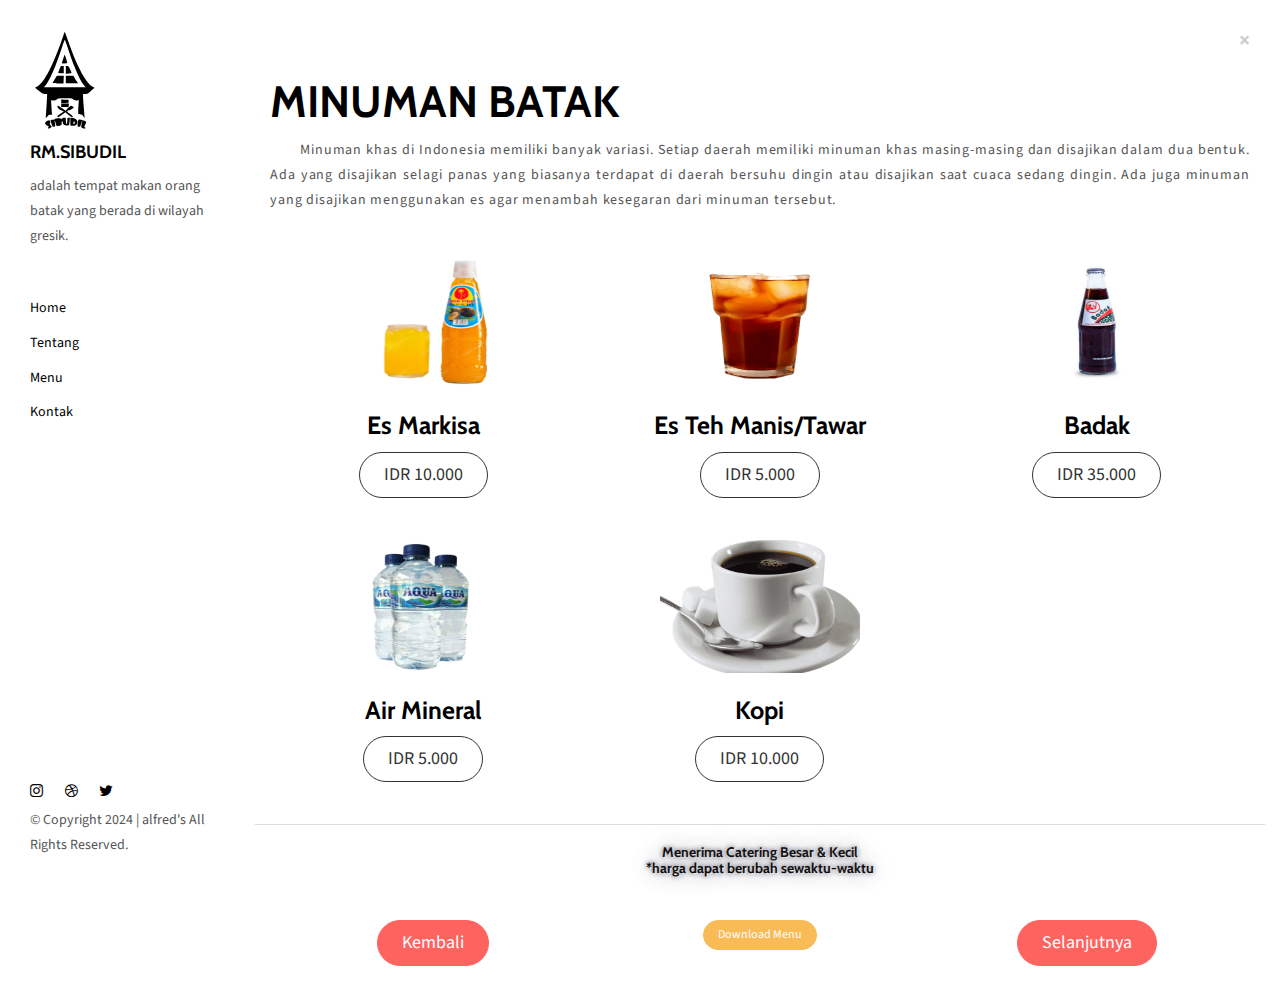
<file: minuman.html>
<!DOCTYPE html>
<html lang="en">

<head>
  <meta charset="UTF-8">
  <meta content="IE=edge" http-equiv="X-UA-Compatible">
  <meta content="width=device-width,initial-scale=1" name="viewport">
  <meta content="description" name="description">
  <meta name="google" content="notranslate" />
  <meta name="viewport" content="width=device-width, initial-scale=1.0">
  <meta content="sibudil food website" name="author">

  <!-- Disable tap highlight on IE -->
  <meta name="msapplication-tap-highlight" content="no">
  
  <link href="./assets/favicon.ico" rel="icon">


  <title>Minuman</title>  

<link href="./main.template.css" rel="stylesheet"></head>

<body>

 <!-- Add your content of header -->
<header class="">
  <div class="navbar navbar-default visible-xs">
    <button type="button" class="navbar-toggle collapsed">
      <span class="sr-only">Toggle navigation</span>
      <span class="icon-bar"></span>
      <span class="icon-bar"></span>
      <span class="icon-bar"></span>
    </button>
    <a href="./index.html" class="navbar-brand">RM.SibudiL</a>
  </div>

  <nav class="sidebar">
    <div class="navbar-collapse" id="navbar-collapse">
      <div class="site-header hidden-xs">
          <a class="site-brand" href="./index.html" title="">
            <img class="img-responsive site-logo" alt="" src="./assets/images/Imgsvg.svg">
            RM.SIBUDIL
          </a>
        <p>adalah tempat makan orang batak yang berada di wilayah gresik.
        </p>
      </div>
      <ul class="nav">
        <li><a href="./index.html" title="">Home</a></li>
        <li><a href="./about.html" title="">Tentang</a></li>
        <li><a href="./services.html" title="">Menu</a></li>
        <li><a href="./contact.html" title="">Kontak</a></li>
        <!--li><a href="./components.html" title="">Components</a></li-->

      </ul>

      <nav class="nav-footer">
        <p class="nav-footer-social-buttons">
          <a class="fa-icon" href="https://www.instagram.com/" title="">
            <i class="fa fa-instagram"></i>
          </a>
          <a class="fa-icon" href="https://dribbble.com/" title="">
            <i class="fa fa-dribbble"></i>
          </a>
          <a class="fa-icon" href="https://twitter.com/" title="">
            <i class="fa fa-twitter"></i>
          </a>
        </p>
        <p>© Copyright 2024 | alfred's All Rights Reserved.</p>
      </nav>  
    </div> 
  </nav>
</header>
<main class="" id="main-collapse">

 <!-- Add your site or app content here -->
 
 <div class="hero-full-wrapper">
  <!-- The Modal -->
  <div id="myModal" class="modal">
    <span class="close">&times;</span>
    <img class="modal-content" id="img01">
    <div id="caption"></div>
  </div>

    <div class="grid">
    <div class="gutter-sizer"></div>
    <div class="grid-sizer"></div>

<div class="row">
  <div class="col-xs-12 section-container-spacer">
    <h1>MINUMAN BATAK</h1>
    <p style="text-indent: 30px; text-align: justify;letter-spacing: 0.9px;">Minuman khas di Indonesia memiliki banyak variasi. 
      Setiap daerah memiliki minuman khas masing-masing dan disajikan dalam dua bentuk. 
      Ada yang disajikan selagi panas yang biasanya terdapat di daerah bersuhu dingin atau disajikan saat cuaca sedang dingin. 
      Ada juga minuman yang disajikan menggunakan es agar menambah kesegaran dari minuman tersebut.</p>
  </div>

  <div class="col-xs-12 col-md-4 section-container-spacer">
    <center>
      <img class="img-responsive" alt="" src="./assets/images/Minuman/Markisa.png" width="200" height="100">
      <h3>Es Markisa</h3>
      <p><a class="btn btn-default btn-lg"> IDR 10.000 </a></p>
    </center>
    </div>

    <div class="col-xs-12 col-md-4 section-container-spacer">
      <center>
        <img class="img-responsive" alt="" src="./assets/images/Minuman/esteh.png" width="200" height="100">
        <h3>Es Teh Manis/Tawar</h3>
        <p><a class="btn btn-default btn-lg"> IDR 5.000 </a></p>
      </center>
      </div>

  <div class="col-xs-12 col-md-4 section-container-spacer">
    <center>
      <img class="img-responsive" alt="" src="./assets/images/Minuman/Badak.jpg" width="200" height="100">
      <h3>Badak</h3>
      <p><a class="btn btn-default btn-lg"> IDR 35.000 </a></p>
    </center>
     </div>

     <div class="col-xs-12 col-md-4 section-container-spacer">
      <center>
        <img id="myImg" class="img-responsive" alt="" src="./assets/images/Minuman/airmineral.png" width="200" height="100">
        <h3>Air Mineral</h3>
        <p><a class="btn btn-default btn-lg"> IDR 5.000 </a></p>
      </center>
       </div>

       <div class="col-xs-12 col-md-4 section-container-spacer">
        <center>
          <img id="myImg" class="img-responsive" alt="" src="./assets/images/Minuman/kopi.png" width="200" height="100">
          <h3>Kopi</h3>
          <p><a class="btn btn-default btn-lg"> IDR 10.000 </a></p>
        </center>
         </div>

         <!--div class="col-xs-12 col-md-4 section-container-spacer">
          <center>
            <img id="myImg" class="img-responsive" alt="" src="./assets/images/Minuman/airmineral.png" width="250" height="200">
            <h2>Mineral</h2>
            <p><a class="btn btn-default btn-lg"> IDR 10.000 </a></p>
          </center>
           </div-->

           <div>
            <table class="table">
              <tr><td><h5 style="color:rgb(19, 15, 15);text-shadow: 1px 1px 2px rgb(253, 251, 251), 0 0 25px rgb(135, 135, 150), 0 0 5px rgb(58, 58, 80);">
                <center> Menerima Catering Besar & Kecil <br> *harga dapat berubah sewaktu-waktu </center></h6></td></tr>
            </table>
           </div>

</div>
<center>
<div class="col-xs-12 col-md-4 section-container-spacer">
    <p><a href="./services.html" class="btn btn-primary btn-lg">Kembali </a></p>
  </div>
<div class="col-xs-12 col-md-4 section-container-spacer">
    <p><a target="_parent" href="./assets/images/Menu banground.pdf" class="btn btn-info btn-sm">Download Menu </a></p>
  </div>
<div class="col-xs-12 col-md-4 section-container-spacer">
    <p><a href="./bumbubatak.html" class="btn btn-primary btn-lg">Selanjutnya</a></p>
</div>
</center>

</main>

<script>
document.addEventListener("DOMContentLoaded", function (event) {
  navbarToggleSidebar();
  navActivePage();
});
</script>

<!-- Google Analytics: change UA-XXXXX-X to be your site's ID 

<script>
  (function (i, s, o, g, r, a, m) {
    i['GoogleAnalyticsObject'] = r; i[r] = i[r] || function () {
      (i[r].q = i[r].q || []).push(arguments)
    }, i[r].l = 1 * new Date(); a = s.createElement(o),
      m = s.getElementsByTagName(o)[0]; a.async = 1; a.src = g; m.parentNode.insertBefore(a, m)
  })(window, document, 'script', '//www.google-analytics.com/analytics.js', 'ga');
  ga('create', 'UA-XXXXX-X', 'auto');
  ga('send', 'pageview');
</script>

--> <script type="text/javascript" src="./main.tamplatejs.js"></script></body>

</html>
</file>
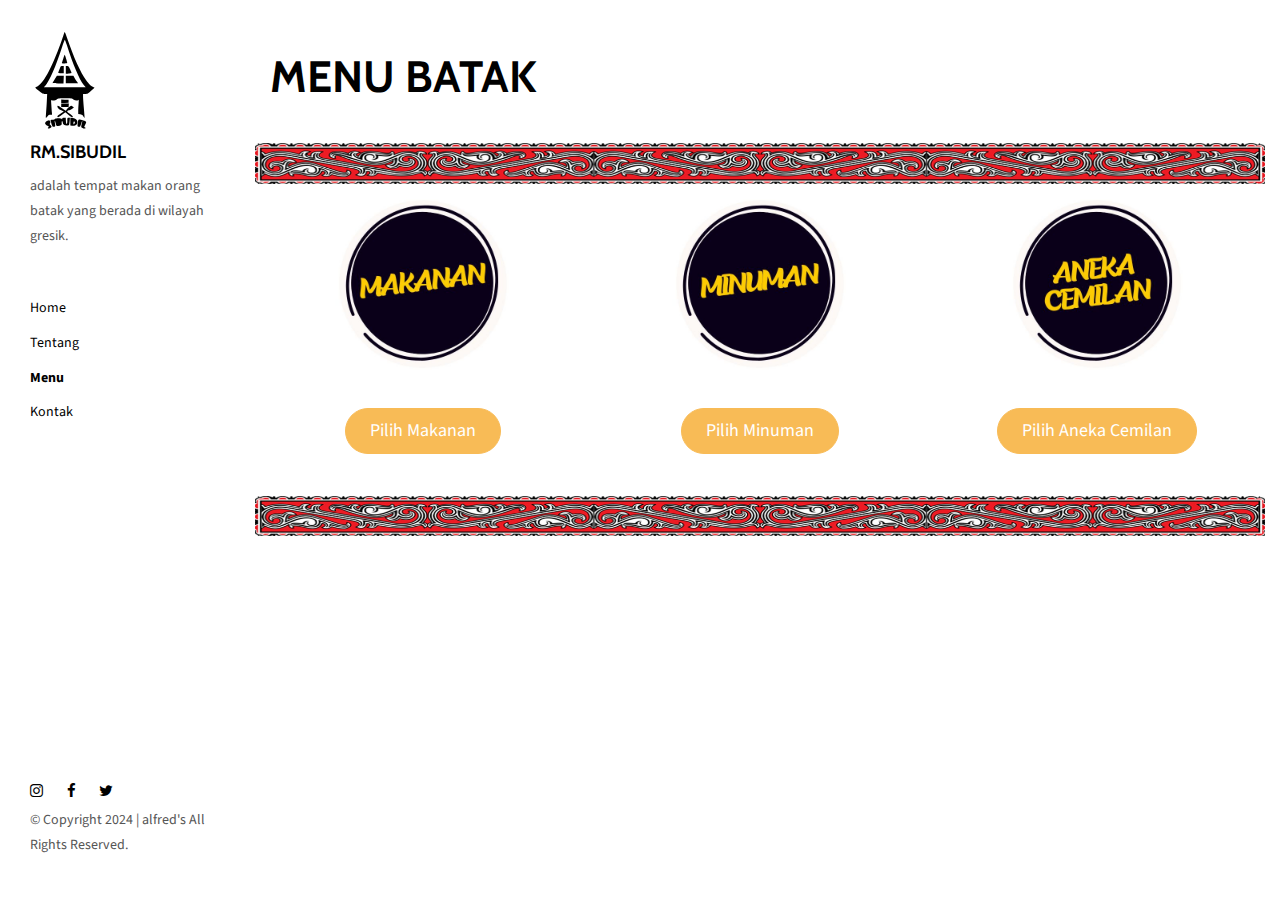
<file: services.html>
<!DOCTYPE html>
<html lang="en">

<head>
  <meta charset="UTF-8">
  <meta content="IE=edge" http-equiv="X-UA-Compatible">
  <meta content="width=device-width,initial-scale=1" name="viewport">
  <meta content="description" name="description">
  <meta name="google" content="notranslate" />
  <meta name="viewport" content="width=device-width, initial-scale=1.0">
  <meta content="sibudil food website" name="author">

  <!-- Disable tap highlight on IE -->
  <meta name="msapplication-tap-highlight" content="no">
  
  <link href="./assets/favicon.ico" rel="icon">



  <title>Menu</title>  

<link href="./main.template.css" rel="stylesheet"></head>

<body>

 <!-- Add your content of header -->
<header class="">
  <div class="navbar navbar-default visible-xs">
    <button type="button" class="navbar-toggle collapsed">
      <span class="sr-only">Toggle navigation</span>
      <span class="icon-bar"></span>
      <span class="icon-bar"></span>
      <span class="icon-bar"></span>
    </button>
    <a href="./index.html" class="navbar-brand">RM.SibudiL</a>
  </div>

  <nav class="sidebar">
    <div class="navbar-collapse" id="navbar-collapse">
      <div class="site-header hidden-xs">
          <a class="site-brand" href="./index.html" title="">
            <img class="img-responsive site-logo" alt="" src="./assets/images/Imgsvg.svg">
            RM.SIBUDIL
          </a>
        <p>adalah tempat makan orang batak yang berada di wilayah gresik.
        </p>
      </div>
      <ul class="nav">
        <li><a href="./index.html" title="">Home</a></li>
        <li><a href="./about.html" title="">Tentang</a></li>
        <li><a href="./services.html" title="">Menu</a></li>
        <li><a href="./contact.html" title="">Kontak</a></li>
        <!--li><a href="./components.html" title="">Components</a></li-->

      </ul>

      <nav class="nav-footer">
        <p class="nav-footer-social-buttons">
          <a class="fa-icon" href="https://www.instagram.com/sibudil_home/" title="">
            <i class="fa fa-instagram"></i>
          </a>
          <a class="fa-icon" href="https://www.facebook.com/sibudilhome/" title="">
            <i class="fa fa-facebook"></i>
          </a>
          <a class="fa-icon" href="https://twitter.com/HomeSibudil/" title="">
            <i class="fa fa-twitter"></i>
          </a>
        </p>
        <p>© Copyright 2024 | alfred's All Rights Reserved.</p>
      </nav>  
    </div> 
  </nav>
</header>
<main class="" id="main-collapse">

  <!-- Add your site or app content here -->
 
<div class="hero-full-wrapper">
    <div class="grid">
    <div class="gutter-sizer"></div>
    <div class="grid-sizer"></div>

<div class="row">
  <div class="col-xs-12 section-container-spacer">
    <h1>MENU BATAK</h1>
    <p></p>
  </div>
  <img class="img-responsive" src="assets/images/linegorga.png" >
  <div class="col-xs-12 col-md-4 section-container-spacer">
    <center>
      <img class="img-responsive" alt="" src="./assets/images/MAKANAN.jpg" width="200" height="200">
      <h2></h2>
      <p><a href="./makanan.html" class="btn btn-info btn-lg">Pilih Makanan</a></p>
    </center>
    </div>

  <div class="col-xs-12 col-md-4 section-container-spacer">
    <center>
      <img class="img-responsive" src="./assets/images/MINUMAN.jpg" width="200" height="200">
      <h2></h2>
      <p><a href="./minuman.html" class="btn btn-info btn-lg">Pilih Minuman </a></p>
    </center>
     </div>

  <div class="col-xs-12 col-md-4 section-container-spacer">
    <center>
      <img class="img-responsive" alt="" src="./assets/images/ANEKA CEMILAN.jpg" width="200" height="200">
      <h2></h2>
      <p><a href="./bumbubatak.html" class="btn btn-info btn-lg">Pilih Aneka Cemilan </a></p>
    </center>
    </div>
    <img class="img-responsive" src="assets/images/linegorga.png" >
</div>

</main>

<script>
document.addEventListener("DOMContentLoaded", function (event) {
  navbarToggleSidebar();
  navActivePage();
});
</script>

<!-- Google Analytics: change UA-XXXXX-X to be your site's ID 

<script>
  (function (i, s, o, g, r, a, m) {
    i['GoogleAnalyticsObject'] = r; i[r] = i[r] || function () {
      (i[r].q = i[r].q || []).push(arguments)
    }, i[r].l = 1 * new Date(); a = s.createElement(o),
      m = s.getElementsByTagName(o)[0]; a.async = 1; a.src = g; m.parentNode.insertBefore(a, m)
  })(window, document, 'script', '//www.google-analytics.com/analytics.js', 'ga');
  ga('create', 'UA-XXXXX-X', 'auto');
  ga('send', 'pageview');
</script>

--> <script type="text/javascript" src="./main.tamplatejs.js"></script></body>

</html>
</file>
<file: main.template.css>
@import url(https://fonts.googleapis.com/css?family=Cabin:400,700|Source+Sans+Pro:400,700);@import url(https://maxcdn.bootstrapcdn.com/font-awesome/4.7.0/css/font-awesome.min.css);/*!
 * Bootstrap v3.3.7 (http://getbootstrap.com)
 * Copyright 2011-2016 Twitter, Inc.
 * Licensed under MIT (https://github.com/twbs/bootstrap/blob/master/LICENSE)
 */
/*! normalize.css v3.0.3 | MIT License | github.com/necolas/normalize.css */html{font-family:sans-serif;-ms-text-size-adjust:100%;-webkit-text-size-adjust:100%}body{margin:0}article,aside,details,figcaption,figure,footer,header,hgroup,main,menu,nav,section,summary{display:block}audio,canvas,progress,video{display:inline-block;vertical-align:baseline}audio:not([controls]){display:none;height:0}[hidden],template{display:none}a{background-color:transparent}a:active,a:hover{outline:0}abbr[title]{border-bottom:1px dotted}b,strong{font-weight:700}dfn{font-style:italic}h1{font-size:2em;margin:.67em 0}mark{background:#ff0;color:#000}small{font-size:80%}sub,sup{font-size:75%;line-height:0;position:relative;vertical-align:baseline}sup{top:-.5em}sub{bottom:-.25em}img{border:0}svg:not(:root){overflow:hidden}figure{margin:1em 40px}hr{box-sizing:content-box;height:0}pre{overflow:auto}code,kbd,pre,samp{font-family:monospace,monospace;font-size:1em}button,input,optgroup,select,textarea{color:inherit;font:inherit;margin:0}button{overflow:visible}button,select{text-transform:none}button,html input[type=button],input[type=reset],input[type=submit]{-webkit-appearance:button;cursor:pointer}button[disabled],html input[disabled]{cursor:default}button::-moz-focus-inner,input::-moz-focus-inner{border:0;padding:0}input{line-height:normal}input[type=checkbox],input[type=radio]{box-sizing:border-box;padding:0}input[type=number]::-webkit-inner-spin-button,input[type=number]::-webkit-outer-spin-button{height:auto}input[type=search]{-webkit-appearance:textfield;box-sizing:content-box}input[type=search]::-webkit-search-cancel-button,input[type=search]::-webkit-search-decoration{-webkit-appearance:none}fieldset{border:1px solid silver;margin:0 2px;padding:.35em .625em .75em}textarea{overflow:auto}optgroup{font-weight:700}table{border-collapse:collapse;border-spacing:0}td,th{padding:0}

/*! Source: https://github.com/h5bp/html5-boilerplate/blob/master/src/css/main.css */@media print{*,:after,:before{background:transparent!important;color:#000!important;box-shadow:none!important;text-shadow:none!important}a,a:visited{text-decoration:underline}a[href]:after{content:" (" attr(href) ")"}abbr[title]:after{content:" (" attr(title) ")"}a[href^="#"]:after,a[href^="javascript:"]:after{content:""}blockquote,pre{border:1px solid #999;page-break-inside:avoid}thead{display:table-header-group}img,tr{page-break-inside:avoid}img{max-width:100%!important}h2,h3,p{orphans:3;widows:3}h2,h3{page-break-after:avoid}.navbar{display:none}.btn>.caret,.dropup>.btn>.caret{border-top-color:#000!important}.label{border:1px solid #000}.table{border-collapse:collapse!important}.table td,.table th{background-color:#fff!important}.table-bordered td,.table-bordered th{border:1px solid #ddd!important}}*,:after,:before{-webkit-box-sizing:border-box;-moz-box-sizing:border-box;box-sizing:border-box}html{font-size:10px;-webkit-tap-highlight-color:transparent}body{font-family:Source Sans Pro,Helvetica,Arial,sans-serif;font-size:14px;line-height:1.78;color:#555;background-color:#fff}button,input,select,textarea{font-family:inherit;font-size:inherit;line-height:inherit}a{color:#ff6360;text-decoration:none}a:focus,a:hover{color:#ff1814;text-decoration:underline}a:focus{outline:5px auto -webkit-focus-ring-color;outline-offset:-2px}figure{margin:0}img{vertical-align:middle}.img-responsive{display:block;max-width:100%;height:auto}.img-rounded{border-radius:2px}.img-thumbnail{padding:4px;line-height:1.78;background-color:#fff;border:1px solid #ddd;border-radius:2px;-webkit-transition:all .2s ease-in-out;-o-transition:all .2s ease-in-out;transition:all .2s ease-in-out;display:inline-block;max-width:100%;height:auto}.img-circle{border-radius:50%}hr{margin-top:24px;margin-bottom:24px;border:0;border-top:1px solid #eee}.sr-only{position:absolute;width:1px;height:1px;margin:-1px;padding:0;overflow:hidden;clip:rect(0,0,0,0);border:0}.sr-only-focusable:active,.sr-only-focusable:focus{position:static;width:auto;height:auto;margin:0;overflow:visible;clip:auto}[role=button]{cursor:pointer}.h1,.h2,.h3,.h4,.h5,.h6,h1,h2,h3,h4,h5,h6{font-family:Cabin,Helvetica,Arial,sans-serif;font-weight:700;line-height:1.1;color:#000}.h1 .small,.h1 small,.h2 .small,.h2 small,.h3 .small,.h3 small,.h4 .small,.h4 small,.h5 .small,.h5 small,.h6 .small,.h6 small,h1 .small,h1 small,h2 .small,h2 small,h3 .small,h3 small,h4 .small,h4 small,h5 .small,h5 small,h6 .small,h6 small{font-weight:400;line-height:1;color:#777}.h1,.h2,.h3,h1,h2,h3{margin-top:24px;margin-bottom:12px}.h1 .small,.h1 small,.h2 .small,.h2 small,.h3 .small,.h3 small,h1 .small,h1 small,h2 .small,h2 small,h3 .small,h3 small{font-size:65%}.h4,.h5,.h6,h4,h5,h6{margin-top:12px;margin-bottom:12px}.h4 .small,.h4 small,.h5 .small,.h5 small,.h6 .small,.h6 small,h4 .small,h4 small,h5 .small,h5 small,h6 .small,h6 small{font-size:75%}.h1,h1{font-size:44px}.h2,h2{font-size:33px}.h3,h3{font-size:25px}.h4,h4{font-size:19px}.h5,h5{font-size:14px}.h6,h6{font-size:12px}p{margin:0 0 12px}.lead{margin-bottom:24px;font-size:16px;font-weight:300;line-height:1.4}@media (min-width:768px){.lead{font-size:21px}}.small,small{font-size:85%}.mark,mark{background-color:#fcf8e3;padding:.2em}.text-left{text-align:left}.text-right{text-align:right}.text-center{text-align:center}.text-justify{text-align:justify}.text-nowrap{white-space:nowrap}.text-lowercase{text-transform:lowercase}.initialism,.text-uppercase{text-transform:uppercase}.text-capitalize{text-transform:capitalize}.text-muted{color:#777}.text-primary{color:#ff6360}a.text-primary:focus,a.text-primary:hover{color:#ff312d}.text-success{color:#fff}a.text-success:focus,a.text-success:hover{color:#e6e6e6}.text-info{color:#31708f}a.text-info:focus,a.text-info:hover{color:#245269}.text-warning{color:#8a6d3b}a.text-warning:focus,a.text-warning:hover{color:#66512c}.text-danger{color:#fff}a.text-danger:focus,a.text-danger:hover{color:#e6e6e6}.bg-primary{color:#fff;background-color:#ff6360}a.bg-primary:focus,a.bg-primary:hover{background-color:#ff312d}.bg-success{background-color:#57ce6e}a.bg-success:focus,a.bg-success:hover{background-color:#37bb50}.bg-info{background-color:#d9edf7}a.bg-info:focus,a.bg-info:hover{background-color:#afd9ee}.bg-warning{background-color:#fcf8e3}a.bg-warning:focus,a.bg-warning:hover{background-color:#f7ecb5}.bg-danger{background-color:#ee624b}a.bg-danger:focus,a.bg-danger:hover{background-color:#ea391c}.page-header{padding-bottom:11px;margin:48px 0 24px;border-bottom:1px solid #eee}ol,ul{margin-top:0;margin-bottom:12px}ol ol,ol ul,ul ol,ul ul{margin-bottom:0}.list-inline,.list-unstyled{padding-left:0;list-style:none}.list-inline{margin-left:-5px}.list-inline>li{display:inline-block;padding-left:5px;padding-right:5px}dl{margin-top:0;margin-bottom:24px}dd,dt{line-height:1.78}dt{font-weight:700}dd{margin-left:0}.dl-horizontal dd:after,.dl-horizontal dd:before{content:" ";display:table}.dl-horizontal dd:after{clear:both}@media (min-width:768px){.dl-horizontal dt{float:left;width:160px;clear:left;text-align:right;overflow:hidden;text-overflow:ellipsis;white-space:nowrap}.dl-horizontal dd{margin-left:180px}}abbr[data-original-title],abbr[title]{cursor:help;border-bottom:1px dotted #777}.initialism{font-size:90%}blockquote{padding:12px 24px;margin:0 0 24px;font-size:17.5px;border-left:5px solid #eee}blockquote ol:last-child,blockquote p:last-child,blockquote ul:last-child{margin-bottom:0}blockquote .small,blockquote footer,blockquote small{display:block;font-size:80%;line-height:1.78;color:#777}blockquote .small:before,blockquote footer:before,blockquote small:before{content:"\2014   \A0"}.blockquote-reverse,blockquote.pull-right{padding-right:15px;padding-left:0;border-right:5px solid #eee;border-left:0;text-align:right}.blockquote-reverse .small:before,.blockquote-reverse footer:before,.blockquote-reverse small:before,blockquote.pull-right .small:before,blockquote.pull-right footer:before,blockquote.pull-right small:before{content:""}.blockquote-reverse .small:after,.blockquote-reverse footer:after,.blockquote-reverse small:after,blockquote.pull-right .small:after,blockquote.pull-right footer:after,blockquote.pull-right small:after{content:"\A0   \2014"}address{margin-bottom:24px;font-style:normal;line-height:1.78}code,kbd,pre,samp{font-family:Menlo,Monaco,Consolas,Courier New,monospace}code{color:#c7254e;background-color:#f9f2f4}code,kbd{padding:2px 4px;font-size:90%;border-radius:2px}kbd{color:#fff;background-color:#333;box-shadow:inset 0 -1px 0 rgba(0,0,0,.25)}kbd kbd{padding:0;font-size:100%;font-weight:700;box-shadow:none}pre{display:block;padding:11.5px;margin:0 0 12px;font-size:13px;line-height:1.78;word-break:break-all;word-wrap:break-word;color:#333;background-color:#f5f5f5;border:1px solid #ccc;border-radius:2px}pre code{padding:0;font-size:inherit;color:inherit;white-space:pre-wrap;background-color:transparent;border-radius:0}.pre-scrollable{max-height:340px;overflow-y:scroll}.container{margin-right:auto;margin-left:auto;padding-left:15px;padding-right:15px}.container:after,.container:before{content:" ";display:table}.container:after{clear:both}@media (min-width:768px){.container{width:750px}}@media (min-width:992px){.container{width:970px}}@media (min-width:1200px){.container{width:1170px}}.container-fluid{margin-right:auto;margin-left:auto;padding-left:15px;padding-right:15px}.container-fluid:after,.container-fluid:before{content:" ";display:table}.container-fluid:after{clear:both}.row{margin-left:-15px;margin-right:-15px}.row:after,.row:before{content:" ";display:table}.row:after{clear:both}.col-lg-1,.col-lg-2,.col-lg-3,.col-lg-4,.col-lg-5,.col-lg-6,.col-lg-7,.col-lg-8,.col-lg-9,.col-lg-10,.col-lg-11,.col-lg-12,.col-md-1,.col-md-2,.col-md-3,.col-md-4,.col-md-5,.col-md-6,.col-md-7,.col-md-8,.col-md-9,.col-md-10,.col-md-11,.col-md-12,.col-sm-1,.col-sm-2,.col-sm-3,.col-sm-4,.col-sm-5,.col-sm-6,.col-sm-7,.col-sm-8,.col-sm-9,.col-sm-10,.col-sm-11,.col-sm-12,.col-xs-1,.col-xs-2,.col-xs-3,.col-xs-4,.col-xs-5,.col-xs-6,.col-xs-7,.col-xs-8,.col-xs-9,.col-xs-10,.col-xs-11,.col-xs-12{position:relative;min-height:1px;padding-left:15px;padding-right:15px}.col-xs-1,.col-xs-2,.col-xs-3,.col-xs-4,.col-xs-5,.col-xs-6,.col-xs-7,.col-xs-8,.col-xs-9,.col-xs-10,.col-xs-11,.col-xs-12{float:left}.col-xs-1{width:8.33333%}.col-xs-2{width:16.66667%}.col-xs-3{width:25%}.col-xs-4{width:33.33333%}.col-xs-5{width:41.66667%}.col-xs-6{width:50%}.col-xs-7{width:58.33333%}.col-xs-8{width:66.66667%}.col-xs-9{width:75%}.col-xs-10{width:83.33333%}.col-xs-11{width:91.66667%}.col-xs-12{width:100%}.col-xs-pull-0{right:auto}.col-xs-pull-1{right:8.33333%}.col-xs-pull-2{right:16.66667%}.col-xs-pull-3{right:25%}.col-xs-pull-4{right:33.33333%}.col-xs-pull-5{right:41.66667%}.col-xs-pull-6{right:50%}.col-xs-pull-7{right:58.33333%}.col-xs-pull-8{right:66.66667%}.col-xs-pull-9{right:75%}.col-xs-pull-10{right:83.33333%}.col-xs-pull-11{right:91.66667%}.col-xs-pull-12{right:100%}.col-xs-push-0{left:auto}.col-xs-push-1{left:8.33333%}.col-xs-push-2{left:16.66667%}.col-xs-push-3{left:25%}.col-xs-push-4{left:33.33333%}.col-xs-push-5{left:41.66667%}.col-xs-push-6{left:50%}.col-xs-push-7{left:58.33333%}.col-xs-push-8{left:66.66667%}.col-xs-push-9{left:75%}.col-xs-push-10{left:83.33333%}.col-xs-push-11{left:91.66667%}.col-xs-push-12{left:100%}.col-xs-offset-0{margin-left:0}.col-xs-offset-1{margin-left:8.33333%}.col-xs-offset-2{margin-left:16.66667%}.col-xs-offset-3{margin-left:25%}.col-xs-offset-4{margin-left:33.33333%}.col-xs-offset-5{margin-left:41.66667%}.col-xs-offset-6{margin-left:50%}.col-xs-offset-7{margin-left:58.33333%}.col-xs-offset-8{margin-left:66.66667%}.col-xs-offset-9{margin-left:75%}.col-xs-offset-10{margin-left:83.33333%}.col-xs-offset-11{margin-left:91.66667%}.col-xs-offset-12{margin-left:100%}@media (min-width:768px){.col-sm-1,.col-sm-2,.col-sm-3,.col-sm-4,.col-sm-5,.col-sm-6,.col-sm-7,.col-sm-8,.col-sm-9,.col-sm-10,.col-sm-11,.col-sm-12{float:left}.col-sm-1{width:8.33333%}.col-sm-2{width:16.66667%}.col-sm-3{width:25%}.col-sm-4{width:33.33333%}.col-sm-5{width:41.66667%}.col-sm-6{width:50%}.col-sm-7{width:58.33333%}.col-sm-8{width:66.66667%}.col-sm-9{width:75%}.col-sm-10{width:83.33333%}.col-sm-11{width:91.66667%}.col-sm-12{width:100%}.col-sm-pull-0{right:auto}.col-sm-pull-1{right:8.33333%}.col-sm-pull-2{right:16.66667%}.col-sm-pull-3{right:25%}.col-sm-pull-4{right:33.33333%}.col-sm-pull-5{right:41.66667%}.col-sm-pull-6{right:50%}.col-sm-pull-7{right:58.33333%}.col-sm-pull-8{right:66.66667%}.col-sm-pull-9{right:75%}.col-sm-pull-10{right:83.33333%}.col-sm-pull-11{right:91.66667%}.col-sm-pull-12{right:100%}.col-sm-push-0{left:auto}.col-sm-push-1{left:8.33333%}.col-sm-push-2{left:16.66667%}.col-sm-push-3{left:25%}.col-sm-push-4{left:33.33333%}.col-sm-push-5{left:41.66667%}.col-sm-push-6{left:50%}.col-sm-push-7{left:58.33333%}.col-sm-push-8{left:66.66667%}.col-sm-push-9{left:75%}.col-sm-push-10{left:83.33333%}.col-sm-push-11{left:91.66667%}.col-sm-push-12{left:100%}.col-sm-offset-0{margin-left:0}.col-sm-offset-1{margin-left:8.33333%}.col-sm-offset-2{margin-left:16.66667%}.col-sm-offset-3{margin-left:25%}.col-sm-offset-4{margin-left:33.33333%}.col-sm-offset-5{margin-left:41.66667%}.col-sm-offset-6{margin-left:50%}.col-sm-offset-7{margin-left:58.33333%}.col-sm-offset-8{margin-left:66.66667%}.col-sm-offset-9{margin-left:75%}.col-sm-offset-10{margin-left:83.33333%}.col-sm-offset-11{margin-left:91.66667%}.col-sm-offset-12{margin-left:100%}}@media (min-width:992px){.col-md-1,.col-md-2,.col-md-3,.col-md-4,.col-md-5,.col-md-6,.col-md-7,.col-md-8,.col-md-9,.col-md-10,.col-md-11,.col-md-12{float:left}.col-md-1{width:8.33333%}.col-md-2{width:16.66667%}.col-md-3{width:25%}.col-md-4{width:33.33333%}.col-md-5{width:41.66667%}.col-md-6{width:50%}.col-md-7{width:58.33333%}.col-md-8{width:66.66667%}.col-md-9{width:75%}.col-md-10{width:83.33333%}.col-md-11{width:91.66667%}.col-md-12{width:100%}.col-md-pull-0{right:auto}.col-md-pull-1{right:8.33333%}.col-md-pull-2{right:16.66667%}.col-md-pull-3{right:25%}.col-md-pull-4{right:33.33333%}.col-md-pull-5{right:41.66667%}.col-md-pull-6{right:50%}.col-md-pull-7{right:58.33333%}.col-md-pull-8{right:66.66667%}.col-md-pull-9{right:75%}.col-md-pull-10{right:83.33333%}.col-md-pull-11{right:91.66667%}.col-md-pull-12{right:100%}.col-md-push-0{left:auto}.col-md-push-1{left:8.33333%}.col-md-push-2{left:16.66667%}.col-md-push-3{left:25%}.col-md-push-4{left:33.33333%}.col-md-push-5{left:41.66667%}.col-md-push-6{left:50%}.col-md-push-7{left:58.33333%}.col-md-push-8{left:66.66667%}.col-md-push-9{left:75%}.col-md-push-10{left:83.33333%}.col-md-push-11{left:91.66667%}.col-md-push-12{left:100%}.col-md-offset-0{margin-left:0}.col-md-offset-1{margin-left:8.33333%}.col-md-offset-2{margin-left:16.66667%}.col-md-offset-3{margin-left:25%}.col-md-offset-4{margin-left:33.33333%}.col-md-offset-5{margin-left:41.66667%}.col-md-offset-6{margin-left:50%}.col-md-offset-7{margin-left:58.33333%}.col-md-offset-8{margin-left:66.66667%}.col-md-offset-9{margin-left:75%}.col-md-offset-10{margin-left:83.33333%}.col-md-offset-11{margin-left:91.66667%}.col-md-offset-12{margin-left:100%}}@media (min-width:1200px){.col-lg-1,.col-lg-2,.col-lg-3,.col-lg-4,.col-lg-5,.col-lg-6,.col-lg-7,.col-lg-8,.col-lg-9,.col-lg-10,.col-lg-11,.col-lg-12{float:left}.col-lg-1{width:8.33333%}.col-lg-2{width:16.66667%}.col-lg-3{width:25%}.col-lg-4{width:33.33333%}.col-lg-5{width:41.66667%}.col-lg-6{width:50%}.col-lg-7{width:58.33333%}.col-lg-8{width:66.66667%}.col-lg-9{width:75%}.col-lg-10{width:83.33333%}.col-lg-11{width:91.66667%}.col-lg-12{width:100%}.col-lg-pull-0{right:auto}.col-lg-pull-1{right:8.33333%}.col-lg-pull-2{right:16.66667%}.col-lg-pull-3{right:25%}.col-lg-pull-4{right:33.33333%}.col-lg-pull-5{right:41.66667%}.col-lg-pull-6{right:50%}.col-lg-pull-7{right:58.33333%}.col-lg-pull-8{right:66.66667%}.col-lg-pull-9{right:75%}.col-lg-pull-10{right:83.33333%}.col-lg-pull-11{right:91.66667%}.col-lg-pull-12{right:100%}.col-lg-push-0{left:auto}.col-lg-push-1{left:8.33333%}.col-lg-push-2{left:16.66667%}.col-lg-push-3{left:25%}.col-lg-push-4{left:33.33333%}.col-lg-push-5{left:41.66667%}.col-lg-push-6{left:50%}.col-lg-push-7{left:58.33333%}.col-lg-push-8{left:66.66667%}.col-lg-push-9{left:75%}.col-lg-push-10{left:83.33333%}.col-lg-push-11{left:91.66667%}.col-lg-push-12{left:100%}.col-lg-offset-0{margin-left:0}.col-lg-offset-1{margin-left:8.33333%}.col-lg-offset-2{margin-left:16.66667%}.col-lg-offset-3{margin-left:25%}.col-lg-offset-4{margin-left:33.33333%}.col-lg-offset-5{margin-left:41.66667%}.col-lg-offset-6{margin-left:50%}.col-lg-offset-7{margin-left:58.33333%}.col-lg-offset-8{margin-left:66.66667%}.col-lg-offset-9{margin-left:75%}.col-lg-offset-10{margin-left:83.33333%}.col-lg-offset-11{margin-left:91.66667%}.col-lg-offset-12{margin-left:100%}}table{background-color:transparent}caption{padding-top:8px;padding-bottom:8px;color:#777}caption,th{text-align:left}.table{width:100%;max-width:100%;margin-bottom:24px}.table>tbody>tr>td,.table>tbody>tr>th,.table>tfoot>tr>td,.table>tfoot>tr>th,.table>thead>tr>td,.table>thead>tr>th{padding:8px;line-height:1.78;vertical-align:top;border-top:1px solid #ddd}.table>thead>tr>th{vertical-align:bottom;border-bottom:2px solid #ddd}.table>caption+thead>tr:first-child>td,.table>caption+thead>tr:first-child>th,.table>colgroup+thead>tr:first-child>td,.table>colgroup+thead>tr:first-child>th,.table>thead:first-child>tr:first-child>td,.table>thead:first-child>tr:first-child>th{border-top:0}.table>tbody+tbody{border-top:2px solid #ddd}.table .table{background-color:#fff}.table-condensed>tbody>tr>td,.table-condensed>tbody>tr>th,.table-condensed>tfoot>tr>td,.table-condensed>tfoot>tr>th,.table-condensed>thead>tr>td,.table-condensed>thead>tr>th{padding:5px}.table-bordered,.table-bordered>tbody>tr>td,.table-bordered>tbody>tr>th,.table-bordered>tfoot>tr>td,.table-bordered>tfoot>tr>th,.table-bordered>thead>tr>td,.table-bordered>thead>tr>th{border:1px solid #ddd}.table-bordered>thead>tr>td,.table-bordered>thead>tr>th{border-bottom-width:2px}.table-striped>tbody>tr:nth-of-type(odd){background-color:#f9f9f9}.table-hover>tbody>tr:hover{background-color:#f5f5f5}table col[class*=col-]{position:static;float:none;display:table-column}table td[class*=col-],table th[class*=col-]{position:static;float:none;display:table-cell}.table>tbody>tr.active>td,.table>tbody>tr.active>th,.table>tbody>tr>td.active,.table>tbody>tr>th.active,.table>tfoot>tr.active>td,.table>tfoot>tr.active>th,.table>tfoot>tr>td.active,.table>tfoot>tr>th.active,.table>thead>tr.active>td,.table>thead>tr.active>th,.table>thead>tr>td.active,.table>thead>tr>th.active{background-color:#f5f5f5}.table-hover>tbody>tr.active:hover>td,.table-hover>tbody>tr.active:hover>th,.table-hover>tbody>tr:hover>.active,.table-hover>tbody>tr>td.active:hover,.table-hover>tbody>tr>th.active:hover{background-color:#e8e8e8}.table>tbody>tr.success>td,.table>tbody>tr.success>th,.table>tbody>tr>td.success,.table>tbody>tr>th.success,.table>tfoot>tr.success>td,.table>tfoot>tr.success>th,.table>tfoot>tr>td.success,.table>tfoot>tr>th.success,.table>thead>tr.success>td,.table>thead>tr.success>th,.table>thead>tr>td.success,.table>thead>tr>th.success{background-color:#57ce6e}.table-hover>tbody>tr.success:hover>td,.table-hover>tbody>tr.success:hover>th,.table-hover>tbody>tr:hover>.success,.table-hover>tbody>tr>td.success:hover,.table-hover>tbody>tr>th.success:hover{background-color:#43c85d}.table>tbody>tr.info>td,.table>tbody>tr.info>th,.table>tbody>tr>td.info,.table>tbody>tr>th.info,.table>tfoot>tr.info>td,.table>tfoot>tr.info>th,.table>tfoot>tr>td.info,.table>tfoot>tr>th.info,.table>thead>tr.info>td,.table>thead>tr.info>th,.table>thead>tr>td.info,.table>thead>tr>th.info{background-color:#d9edf7}.table-hover>tbody>tr.info:hover>td,.table-hover>tbody>tr.info:hover>th,.table-hover>tbody>tr:hover>.info,.table-hover>tbody>tr>td.info:hover,.table-hover>tbody>tr>th.info:hover{background-color:#c4e3f3}.table>tbody>tr.warning>td,.table>tbody>tr.warning>th,.table>tbody>tr>td.warning,.table>tbody>tr>th.warning,.table>tfoot>tr.warning>td,.table>tfoot>tr.warning>th,.table>tfoot>tr>td.warning,.table>tfoot>tr>th.warning,.table>thead>tr.warning>td,.table>thead>tr.warning>th,.table>thead>tr>td.warning,.table>thead>tr>th.warning{background-color:#fcf8e3}.table-hover>tbody>tr.warning:hover>td,.table-hover>tbody>tr.warning:hover>th,.table-hover>tbody>tr:hover>.warning,.table-hover>tbody>tr>td.warning:hover,.table-hover>tbody>tr>th.warning:hover{background-color:#faf2cc}.table>tbody>tr.danger>td,.table>tbody>tr.danger>th,.table>tbody>tr>td.danger,.table>tbody>tr>th.danger,.table>tfoot>tr.danger>td,.table>tfoot>tr.danger>th,.table>tfoot>tr>td.danger,.table>tfoot>tr>th.danger,.table>thead>tr.danger>td,.table>thead>tr.danger>th,.table>thead>tr>td.danger,.table>thead>tr>th.danger{background-color:#ee624b}.table-hover>tbody>tr.danger:hover>td,.table-hover>tbody>tr.danger:hover>th,.table-hover>tbody>tr:hover>.danger,.table-hover>tbody>tr>td.danger:hover,.table-hover>tbody>tr>th.danger:hover{background-color:#ec4e34}.table-responsive{overflow-x:auto;min-height:.01%}@media screen and (max-width:767px){.table-responsive{width:100%;margin-bottom:18px;overflow-y:hidden;-ms-overflow-style:-ms-autohiding-scrollbar;border:1px solid #ddd}.table-responsive>.table{margin-bottom:0}.table-responsive>.table>tbody>tr>td,.table-responsive>.table>tbody>tr>th,.table-responsive>.table>tfoot>tr>td,.table-responsive>.table>tfoot>tr>th,.table-responsive>.table>thead>tr>td,.table-responsive>.table>thead>tr>th{white-space:nowrap}.table-responsive>.table-bordered{border:0}.table-responsive>.table-bordered>tbody>tr>td:first-child,.table-responsive>.table-bordered>tbody>tr>th:first-child,.table-responsive>.table-bordered>tfoot>tr>td:first-child,.table-responsive>.table-bordered>tfoot>tr>th:first-child,.table-responsive>.table-bordered>thead>tr>td:first-child,.table-responsive>.table-bordered>thead>tr>th:first-child{border-left:0}.table-responsive>.table-bordered>tbody>tr>td:last-child,.table-responsive>.table-bordered>tbody>tr>th:last-child,.table-responsive>.table-bordered>tfoot>tr>td:last-child,.table-responsive>.table-bordered>tfoot>tr>th:last-child,.table-responsive>.table-bordered>thead>tr>td:last-child,.table-responsive>.table-bordered>thead>tr>th:last-child{border-right:0}.table-responsive>.table-bordered>tbody>tr:last-child>td,.table-responsive>.table-bordered>tbody>tr:last-child>th,.table-responsive>.table-bordered>tfoot>tr:last-child>td,.table-responsive>.table-bordered>tfoot>tr:last-child>th{border-bottom:0}}fieldset{margin:0;min-width:0}fieldset,legend{padding:0;border:0}legend{display:block;width:100%;margin-bottom:24px;font-size:21px;line-height:inherit;color:#333;border-bottom:1px solid #e5e5e5}label{display:inline-block;max-width:100%;margin-bottom:5px;font-weight:700}input[type=search]{-webkit-box-sizing:border-box;-moz-box-sizing:border-box;box-sizing:border-box}input[type=checkbox],input[type=radio]{margin:4px 0 0;margin-top:1px\9;line-height:normal}input[type=file]{display:block}input[type=range]{display:block;width:100%}select[multiple],select[size]{height:auto}input[type=checkbox]:focus,input[type=file]:focus,input[type=radio]:focus{outline:5px auto -webkit-focus-ring-color;outline-offset:-2px}output{padding-top:9px}.form-control,output{display:block;font-size:14px;line-height:1.78;color:#555}.form-control{width:100%;height:40px;padding:8px 20px;background-color:#fff;background-image:none;border:1px solid #000;border-radius:2px;-webkit-box-shadow:inset 0 1px 1px rgba(0,0,0,.075);box-shadow:inset 0 1px 1px rgba(0,0,0,.075);-webkit-transition:border-color .15s ease-in-out,box-shadow .15s ease-in-out;-o-transition:border-color ease-in-out .15s,box-shadow ease-in-out .15s;transition:border-color .15s ease-in-out,box-shadow .15s ease-in-out}.form-control:focus{border-color:#66afe9;-webkit-box-shadow:inset 0 1px 1px rgba(0,0,0,.075),0 0 8px rgba(102,175,233,.6);box-shadow:inset 0 1px 1px rgba(0,0,0,.075),0 0 8px rgba(102,175,233,.6)}.form-control::-moz-placeholder{color:#999;opacity:1}.form-control:-ms-input-placeholder{color:#999}.form-control::-webkit-input-placeholder{color:#999}.form-control::-ms-expand{border:0;background-color:transparent}.form-control[disabled],.form-control[readonly],fieldset[disabled] .form-control{background-color:#eee;opacity:1}.form-control[disabled],fieldset[disabled] .form-control{cursor:not-allowed}textarea.form-control{height:auto}input[type=search]{-webkit-appearance:none}@media screen and (-webkit-min-device-pixel-ratio:0){input[type=date].form-control,input[type=datetime-local].form-control,input[type=month].form-control,input[type=time].form-control{line-height:40px}.input-group-sm>.input-group-btn>input[type=date].btn,.input-group-sm>.input-group-btn>input[type=datetime-local].btn,.input-group-sm>.input-group-btn>input[type=month].btn,.input-group-sm>.input-group-btn>input[type=time].btn,.input-group-sm>input[type=date].form-control,.input-group-sm>input[type=date].input-group-addon,.input-group-sm>input[type=datetime-local].form-control,.input-group-sm>input[type=datetime-local].input-group-addon,.input-group-sm>input[type=month].form-control,.input-group-sm>input[type=month].input-group-addon,.input-group-sm>input[type=time].form-control,.input-group-sm>input[type=time].input-group-addon,.input-group-sm input[type=date],.input-group-sm input[type=datetime-local],.input-group-sm input[type=month],.input-group-sm input[type=time],input[type=date].input-sm,input[type=datetime-local].input-sm,input[type=month].input-sm,input[type=time].input-sm{line-height:30px}.input-group-lg>.input-group-btn>input[type=date].btn,.input-group-lg>.input-group-btn>input[type=datetime-local].btn,.input-group-lg>.input-group-btn>input[type=month].btn,.input-group-lg>.input-group-btn>input[type=time].btn,.input-group-lg>input[type=date].form-control,.input-group-lg>input[type=date].input-group-addon,.input-group-lg>input[type=datetime-local].form-control,.input-group-lg>input[type=datetime-local].input-group-addon,.input-group-lg>input[type=month].form-control,.input-group-lg>input[type=month].input-group-addon,.input-group-lg>input[type=time].form-control,.input-group-lg>input[type=time].input-group-addon,.input-group-lg input[type=date],.input-group-lg input[type=datetime-local],.input-group-lg input[type=month],.input-group-lg input[type=time],input[type=date].input-lg,input[type=datetime-local].input-lg,input[type=month].input-lg,input[type=time].input-lg{line-height:46px}}.form-group{margin-bottom:15px}.checkbox,.radio{position:relative;display:block;margin-top:10px;margin-bottom:10px}.checkbox label,.radio label{min-height:24px;padding-left:20px;margin-bottom:0;font-weight:400;cursor:pointer}.checkbox-inline input[type=checkbox],.checkbox input[type=checkbox],.radio-inline input[type=radio],.radio input[type=radio]{position:absolute;margin-left:-20px;margin-top:4px\9}.checkbox+.checkbox,.radio+.radio{margin-top:-5px}.checkbox-inline,.radio-inline{position:relative;display:inline-block;padding-left:20px;margin-bottom:0;vertical-align:middle;font-weight:400;cursor:pointer}.checkbox-inline+.checkbox-inline,.radio-inline+.radio-inline{margin-top:0;margin-left:10px}.checkbox-inline.disabled,.checkbox.disabled label,.radio-inline.disabled,.radio.disabled label,fieldset[disabled] .checkbox-inline,fieldset[disabled] .checkbox label,fieldset[disabled] .radio-inline,fieldset[disabled] .radio label,fieldset[disabled] input[type=checkbox],fieldset[disabled] input[type=radio],input[type=checkbox].disabled,input[type=checkbox][disabled],input[type=radio].disabled,input[type=radio][disabled]{cursor:not-allowed}.form-control-static{padding-top:9px;padding-bottom:9px;margin-bottom:0;min-height:38px}.form-control-static.input-lg,.form-control-static.input-sm,.input-group-lg>.form-control-static.form-control,.input-group-lg>.form-control-static.input-group-addon,.input-group-lg>.input-group-btn>.form-control-static.btn,.input-group-sm>.form-control-static.form-control,.input-group-sm>.form-control-static.input-group-addon,.input-group-sm>.input-group-btn>.form-control-static.btn{padding-left:0;padding-right:0}.input-group-sm>.form-control,.input-group-sm>.input-group-addon,.input-group-sm>.input-group-btn>.btn,.input-sm{height:30px;padding:5px 14px;font-size:12px;line-height:1.5;border-radius:2px}.input-group-sm>.input-group-btn>select.btn,.input-group-sm>select.form-control,.input-group-sm>select.input-group-addon,select.input-sm{height:30px;line-height:30px}.input-group-sm>.input-group-btn>select[multiple].btn,.input-group-sm>.input-group-btn>textarea.btn,.input-group-sm>select[multiple].form-control,.input-group-sm>select[multiple].input-group-addon,.input-group-sm>textarea.form-control,.input-group-sm>textarea.input-group-addon,select[multiple].input-sm,textarea.input-sm{height:auto}.form-group-sm .form-control{height:30px;padding:5px 14px;font-size:12px;line-height:1.5;border-radius:2px}.form-group-sm select.form-control{height:30px;line-height:30px}.form-group-sm select[multiple].form-control,.form-group-sm textarea.form-control{height:auto}.form-group-sm .form-control-static{height:30px;min-height:36px;padding:6px 14px;font-size:12px;line-height:1.5}.input-group-lg>.form-control,.input-group-lg>.input-group-addon,.input-group-lg>.input-group-btn>.btn,.input-lg{height:46px;padding:10px 24px;font-size:18px;line-height:1.33333;border-radius:2px}.input-group-lg>.input-group-btn>select.btn,.input-group-lg>select.form-control,.input-group-lg>select.input-group-addon,select.input-lg{height:46px;line-height:46px}.input-group-lg>.input-group-btn>select[multiple].btn,.input-group-lg>.input-group-btn>textarea.btn,.input-group-lg>select[multiple].form-control,.input-group-lg>select[multiple].input-group-addon,.input-group-lg>textarea.form-control,.input-group-lg>textarea.input-group-addon,select[multiple].input-lg,textarea.input-lg{height:auto}.form-group-lg .form-control{height:46px;padding:10px 24px;font-size:18px;line-height:1.33333;border-radius:2px}.form-group-lg select.form-control{height:46px;line-height:46px}.form-group-lg select[multiple].form-control,.form-group-lg textarea.form-control{height:auto}.form-group-lg .form-control-static{height:46px;min-height:42px;padding:11px 24px;font-size:18px;line-height:1.33333}.has-feedback{position:relative}.has-feedback .form-control{padding-right:50px}.form-control-feedback{position:absolute;top:0;right:0;z-index:2;display:block;width:40px;height:40px;line-height:40px;text-align:center;pointer-events:none}.form-group-lg .form-control+.form-control-feedback,.input-group-lg+.form-control-feedback,.input-group-lg>.form-control+.form-control-feedback,.input-group-lg>.input-group-addon+.form-control-feedback,.input-group-lg>.input-group-btn>.btn+.form-control-feedback,.input-lg+.form-control-feedback{width:46px;height:46px;line-height:46px}.form-group-sm .form-control+.form-control-feedback,.input-group-sm+.form-control-feedback,.input-group-sm>.form-control+.form-control-feedback,.input-group-sm>.input-group-addon+.form-control-feedback,.input-group-sm>.input-group-btn>.btn+.form-control-feedback,.input-sm+.form-control-feedback{width:30px;height:30px;line-height:30px}.has-success .checkbox,.has-success .checkbox-inline,.has-success.checkbox-inline label,.has-success.checkbox label,.has-success .control-label,.has-success .help-block,.has-success .radio,.has-success .radio-inline,.has-success.radio-inline label,.has-success.radio label{color:#fff}.has-success .form-control{border-color:#fff;-webkit-box-shadow:inset 0 1px 1px rgba(0,0,0,.075);box-shadow:inset 0 1px 1px rgba(0,0,0,.075)}.has-success .form-control:focus{border-color:#e6e6e6;-webkit-box-shadow:inset 0 1px 1px rgba(0,0,0,.075),0 0 6px #fff;box-shadow:inset 0 1px 1px rgba(0,0,0,.075),0 0 6px #fff}.has-success .input-group-addon{color:#fff;border-color:#fff;background-color:#57ce6e}.has-success .form-control-feedback{color:#fff}.has-warning .checkbox,.has-warning .checkbox-inline,.has-warning.checkbox-inline label,.has-warning.checkbox label,.has-warning .control-label,.has-warning .help-block,.has-warning .radio,.has-warning .radio-inline,.has-warning.radio-inline label,.has-warning.radio label{color:#8a6d3b}.has-warning .form-control{border-color:#8a6d3b;-webkit-box-shadow:inset 0 1px 1px rgba(0,0,0,.075);box-shadow:inset 0 1px 1px rgba(0,0,0,.075)}.has-warning .form-control:focus{border-color:#66512c;-webkit-box-shadow:inset 0 1px 1px rgba(0,0,0,.075),0 0 6px #c0a16b;box-shadow:inset 0 1px 1px rgba(0,0,0,.075),0 0 6px #c0a16b}.has-warning .input-group-addon{color:#8a6d3b;border-color:#8a6d3b;background-color:#fcf8e3}.has-warning .form-control-feedback{color:#8a6d3b}.has-error .checkbox,.has-error .checkbox-inline,.has-error.checkbox-inline label,.has-error.checkbox label,.has-error .control-label,.has-error .help-block,.has-error .radio,.has-error .radio-inline,.has-error.radio-inline label,.has-error.radio label{color:#fff}.has-error .form-control{border-color:#fff;-webkit-box-shadow:inset 0 1px 1px rgba(0,0,0,.075);box-shadow:inset 0 1px 1px rgba(0,0,0,.075)}.has-error .form-control:focus{border-color:#e6e6e6;-webkit-box-shadow:inset 0 1px 1px rgba(0,0,0,.075),0 0 6px #fff;box-shadow:inset 0 1px 1px rgba(0,0,0,.075),0 0 6px #fff}.has-error .input-group-addon{color:#fff;border-color:#fff;background-color:#ee624b}.has-error .form-control-feedback{color:#fff}.has-feedback label~.form-control-feedback{top:29px}.has-feedback label.sr-only~.form-control-feedback{top:0}.help-block{display:block;margin-top:5px;margin-bottom:10px;color:#959595}@media (min-width:768px){.form-inline .form-group{display:inline-block;margin-bottom:0;vertical-align:middle}.form-inline .form-control{display:inline-block;width:auto;vertical-align:middle}.form-inline .form-control-static{display:inline-block}.form-inline .input-group{display:inline-table;vertical-align:middle}.form-inline .input-group .form-control,.form-inline .input-group .input-group-addon,.form-inline .input-group .input-group-btn{width:auto}.form-inline .input-group>.form-control{width:100%}.form-inline .control-label{margin-bottom:0;vertical-align:middle}.form-inline .checkbox,.form-inline .radio{display:inline-block;margin-top:0;margin-bottom:0;vertical-align:middle}.form-inline .checkbox label,.form-inline .radio label{padding-left:0}.form-inline .checkbox input[type=checkbox],.form-inline .radio input[type=radio]{position:relative;margin-left:0}.form-inline .has-feedback .form-control-feedback{top:0}}.form-horizontal .checkbox,.form-horizontal .checkbox-inline,.form-horizontal .radio,.form-horizontal .radio-inline{margin-top:0;margin-bottom:0;padding-top:9px}.form-horizontal .checkbox,.form-horizontal .radio{min-height:33px}.form-horizontal .form-group{margin-left:-15px;margin-right:-15px}.form-horizontal .form-group:after,.form-horizontal .form-group:before{content:" ";display:table}.form-horizontal .form-group:after{clear:both}@media (min-width:768px){.form-horizontal .control-label{text-align:right;margin-bottom:0;padding-top:9px}}.form-horizontal .has-feedback .form-control-feedback{right:15px}@media (min-width:768px){.form-horizontal .form-group-lg .control-label{padding-top:11px;font-size:18px}}@media (min-width:768px){.form-horizontal .form-group-sm .control-label{padding-top:6px;font-size:12px}}.btn{display:inline-block;margin-bottom:0;font-weight:400;text-align:center;vertical-align:middle;touch-action:manipulation;cursor:pointer;background-image:none;border:1px solid transparent;white-space:nowrap;padding:8px 20px;font-size:14px;line-height:1.78;border-radius:50px;-webkit-user-select:none;-moz-user-select:none;-ms-user-select:none;user-select:none}.btn.active.focus,.btn.active:focus,.btn.focus,.btn:active.focus,.btn:active:focus,.btn:focus{outline:5px auto -webkit-focus-ring-color;outline-offset:-2px}.btn.focus,.btn:focus,.btn:hover{color:#333;text-decoration:none}.btn.active,.btn:active{outline:0;background-image:none;-webkit-box-shadow:inset 0 3px 5px rgba(0,0,0,.125);box-shadow:inset 0 3px 5px rgba(0,0,0,.125)}.btn.disabled,.btn[disabled],fieldset[disabled] .btn{cursor:not-allowed;opacity:.65;filter:alpha(opacity=65);-webkit-box-shadow:none;box-shadow:none}a.btn.disabled,fieldset[disabled] a.btn{pointer-events:none}.btn-default{color:#333;background-color:#fff;border-color:#333}.btn-default.focus,.btn-default:focus{color:#333;background-color:#e6e6e6;border-color:#000}.btn-default.active,.btn-default:active,.btn-default:hover,.open>.btn-default.dropdown-toggle{color:#333;background-color:#e6e6e6;border-color:#141414}.btn-default.active.focus,.btn-default.active:focus,.btn-default.active:hover,.btn-default:active.focus,.btn-default:active:focus,.btn-default:active:hover,.open>.btn-default.dropdown-toggle.focus,.open>.btn-default.dropdown-toggle:focus,.open>.btn-default.dropdown-toggle:hover{color:#333;background-color:#d4d4d4;border-color:#000}.btn-default.active,.btn-default:active,.open>.btn-default.dropdown-toggle{background-image:none}.btn-default.disabled.focus,.btn-default.disabled:focus,.btn-default.disabled:hover,.btn-default[disabled].focus,.btn-default[disabled]:focus,.btn-default[disabled]:hover,fieldset[disabled] .btn-default.focus,fieldset[disabled] .btn-default:focus,fieldset[disabled] .btn-default:hover{background-color:#fff;border-color:#333}.btn-default .badge{color:#fff;background-color:#333}.btn-primary{color:#fff;background-color:#ff6360;border-color:#ff6360}.btn-primary.focus,.btn-primary:focus{color:#fff;background-color:#ff312d;border-color:#e00400}.btn-primary.active,.btn-primary:active,.btn-primary:hover,.open>.btn-primary.dropdown-toggle{color:#fff;background-color:#ff312d;border-color:#ff2723}.btn-primary.active.focus,.btn-primary.active:focus,.btn-primary.active:hover,.btn-primary:active.focus,.btn-primary:active:focus,.btn-primary:active:hover,.open>.btn-primary.dropdown-toggle.focus,.open>.btn-primary.dropdown-toggle:focus,.open>.btn-primary.dropdown-toggle:hover{color:#fff;background-color:#ff0e09;border-color:#e00400}.btn-primary.active,.btn-primary:active,.open>.btn-primary.dropdown-toggle{background-image:none}.btn-primary.disabled.focus,.btn-primary.disabled:focus,.btn-primary.disabled:hover,.btn-primary[disabled].focus,.btn-primary[disabled]:focus,.btn-primary[disabled]:hover,fieldset[disabled] .btn-primary.focus,fieldset[disabled] .btn-primary:focus,fieldset[disabled] .btn-primary:hover{background-color:#ff6360;border-color:#ff6360}.btn-primary .badge{color:#ff6360;background-color:#fff}.btn-success{color:#fff;background-color:#5cb85c;border-color:#5cb85c}.btn-success.focus,.btn-success:focus{color:#fff;background-color:#449d44;border-color:#2d672d}.btn-success.active,.btn-success:active,.btn-success:hover,.open>.btn-success.dropdown-toggle{color:#fff;background-color:#449d44;border-color:#419641}.btn-success.active.focus,.btn-success.active:focus,.btn-success.active:hover,.btn-success:active.focus,.btn-success:active:focus,.btn-success:active:hover,.open>.btn-success.dropdown-toggle.focus,.open>.btn-success.dropdown-toggle:focus,.open>.btn-success.dropdown-toggle:hover{color:#fff;background-color:#398439;border-color:#2d672d}.btn-success.active,.btn-success:active,.open>.btn-success.dropdown-toggle{background-image:none}.btn-success.disabled.focus,.btn-success.disabled:focus,.btn-success.disabled:hover,.btn-success[disabled].focus,.btn-success[disabled]:focus,.btn-success[disabled]:hover,fieldset[disabled] .btn-success.focus,fieldset[disabled] .btn-success:focus,fieldset[disabled] .btn-success:hover{background-color:#5cb85c;border-color:#5cb85c}.btn-success .badge{color:#5cb85c;background-color:#fff}.btn-info{color:#fff;background-color:#f8bb56;border-color:#f8bb56}.btn-info.focus,.btn-info:focus{color:#fff;background-color:#f6a725;border-color:#c67f08}.btn-info.active,.btn-info:active,.btn-info:hover,.open>.btn-info.dropdown-toggle{color:#fff;background-color:#f6a725;border-color:#f6a31b}.btn-info.active.focus,.btn-info.active:focus,.btn-info.active:hover,.btn-info:active.focus,.btn-info:active:focus,.btn-info:active:hover,.open>.btn-info.dropdown-toggle.focus,.open>.btn-info.dropdown-toggle:focus,.open>.btn-info.dropdown-toggle:hover{color:#fff;background-color:#ed980a;border-color:#c67f08}.btn-info.active,.btn-info:active,.open>.btn-info.dropdown-toggle{background-image:none}.btn-info.disabled.focus,.btn-info.disabled:focus,.btn-info.disabled:hover,.btn-info[disabled].focus,.btn-info[disabled]:focus,.btn-info[disabled]:hover,fieldset[disabled] .btn-info.focus,fieldset[disabled] .btn-info:focus,fieldset[disabled] .btn-info:hover{background-color:#f8bb56;border-color:#f8bb56}.btn-info .badge{color:#f8bb56;background-color:#fff}.btn-warning{color:#fff;background-color:#f0ad4e;border-color:#f0ad4e}.btn-warning.focus,.btn-warning:focus{color:#fff;background-color:#ec971f;border-color:#b06d0f}.btn-warning.active,.btn-warning:active,.btn-warning:hover,.open>.btn-warning.dropdown-toggle{color:#fff;background-color:#ec971f;border-color:#eb9316}.btn-warning.active.focus,.btn-warning.active:focus,.btn-warning.active:hover,.btn-warning:active.focus,.btn-warning:active:focus,.btn-warning:active:hover,.open>.btn-warning.dropdown-toggle.focus,.open>.btn-warning.dropdown-toggle:focus,.open>.btn-warning.dropdown-toggle:hover{color:#fff;background-color:#d58512;border-color:#b06d0f}.btn-warning.active,.btn-warning:active,.open>.btn-warning.dropdown-toggle{background-image:none}.btn-warning.disabled.focus,.btn-warning.disabled:focus,.btn-warning.disabled:hover,.btn-warning[disabled].focus,.btn-warning[disabled]:focus,.btn-warning[disabled]:hover,fieldset[disabled] .btn-warning.focus,fieldset[disabled] .btn-warning:focus,fieldset[disabled] .btn-warning:hover{background-color:#f0ad4e;border-color:#f0ad4e}.btn-warning .badge{color:#f0ad4e;background-color:#fff}.btn-danger{color:#fff;background-color:#d9534f;border-color:#d9534f}.btn-danger.focus,.btn-danger:focus{color:#fff;background-color:#c9302c;border-color:#8b211e}.btn-danger.active,.btn-danger:active,.btn-danger:hover,.open>.btn-danger.dropdown-toggle{color:#fff;background-color:#c9302c;border-color:#c12e2a}.btn-danger.active.focus,.btn-danger.active:focus,.btn-danger.active:hover,.btn-danger:active.focus,.btn-danger:active:focus,.btn-danger:active:hover,.open>.btn-danger.dropdown-toggle.focus,.open>.btn-danger.dropdown-toggle:focus,.open>.btn-danger.dropdown-toggle:hover{color:#fff;background-color:#ac2925;border-color:#8b211e}.btn-danger.active,.btn-danger:active,.open>.btn-danger.dropdown-toggle{background-image:none}.btn-danger.disabled.focus,.btn-danger.disabled:focus,.btn-danger.disabled:hover,.btn-danger[disabled].focus,.btn-danger[disabled]:focus,.btn-danger[disabled]:hover,fieldset[disabled] .btn-danger.focus,fieldset[disabled] .btn-danger:focus,fieldset[disabled] .btn-danger:hover{background-color:#d9534f;border-color:#d9534f}.btn-danger .badge{color:#d9534f;background-color:#fff}.btn-link{color:#ff6360;font-weight:400;border-radius:0}.btn-link,.btn-link.active,.btn-link:active,.btn-link[disabled],fieldset[disabled] .btn-link{background-color:transparent;-webkit-box-shadow:none;box-shadow:none}.btn-link,.btn-link:active,.btn-link:focus,.btn-link:hover{border-color:transparent}.btn-link:focus,.btn-link:hover{color:#ff1814;text-decoration:underline;background-color:transparent}.btn-link[disabled]:focus,.btn-link[disabled]:hover,fieldset[disabled] .btn-link:focus,fieldset[disabled] .btn-link:hover{color:#777;text-decoration:none}.btn-group-lg>.btn,.btn-lg{padding:10px 24px;font-size:18px;line-height:1.33333;border-radius:50px}.btn-group-sm>.btn,.btn-sm{padding:5px 14px;font-size:12px;line-height:1.5;border-radius:50px}.btn-group-xs>.btn,.btn-xs{padding:1px 5px;font-size:12px;line-height:1.5;border-radius:50px}.btn-block{display:block;width:100%}.btn-block+.btn-block{margin-top:5px}input[type=button].btn-block,input[type=reset].btn-block,input[type=submit].btn-block{width:100%}.fade{opacity:0;-webkit-transition:opacity .15s linear;-o-transition:opacity .15s linear;transition:opacity .15s linear}.fade.in{opacity:1}.collapse{display:none}.collapse.in{display:block}tr.collapse.in{display:table-row}tbody.collapse.in{display:table-row-group}.collapsing{position:relative;height:0;overflow:hidden;-webkit-transition-property:height,visibility;transition-property:height,visibility;-webkit-transition-duration:.35s;transition-duration:.35s;-webkit-transition-timing-function:ease;transition-timing-function:ease}.caret{display:inline-block;width:0;height:0;margin-left:2px;vertical-align:middle;border-top:4px dashed;border-top:4px solid\9;border-right:4px solid transparent;border-left:4px solid transparent}.dropdown,.dropup{position:relative}.dropdown-toggle:focus{outline:0}.dropdown-menu{position:absolute;top:100%;left:0;z-index:1000;display:none;float:left;min-width:160px;padding:5px 0;margin:2px 0 0;list-style:none;font-size:14px;text-align:left;background-color:#fff;border:1px solid #ccc;border:1px solid rgba(0,0,0,.15);border-radius:2px;-webkit-box-shadow:0 6px 12px rgba(0,0,0,.175);box-shadow:0 6px 12px rgba(0,0,0,.175);background-clip:padding-box}.dropdown-menu.pull-right{right:0;left:auto}.dropdown-menu .divider{height:1px;margin:11px 0;overflow:hidden;background-color:#e5e5e5}.dropdown-menu>li>a{display:block;padding:3px 20px;clear:both;font-weight:400;line-height:1.78;color:#333;white-space:nowrap}.dropdown-menu>li>a:focus,.dropdown-menu>li>a:hover{text-decoration:none;color:#262626;background-color:#f5f5f5}.dropdown-menu>.active>a,.dropdown-menu>.active>a:focus,.dropdown-menu>.active>a:hover{color:#fff;text-decoration:none;outline:0;background-color:#ff6360}.dropdown-menu>.disabled>a,.dropdown-menu>.disabled>a:focus,.dropdown-menu>.disabled>a:hover{color:#777}.dropdown-menu>.disabled>a:focus,.dropdown-menu>.disabled>a:hover{text-decoration:none;background-color:transparent;background-image:none;filter:progid:DXImageTransform.Microsoft.gradient(enabled = false);cursor:not-allowed}.open>.dropdown-menu{display:block}.open>a{outline:0}.dropdown-menu-right{left:auto;right:0}.dropdown-menu-left{left:0;right:auto}.dropdown-header{display:block;padding:3px 20px;font-size:12px;line-height:1.78;color:#777;white-space:nowrap}.dropdown-backdrop{position:fixed;left:0;right:0;bottom:0;top:0;z-index:990}.pull-right>.dropdown-menu{right:0;left:auto}.dropup .caret,.navbar-fixed-bottom .dropdown .caret{border-top:0;border-bottom:4px dashed;border-bottom:4px solid\9;content:""}.dropup .dropdown-menu,.navbar-fixed-bottom .dropdown .dropdown-menu{top:auto;bottom:100%;margin-bottom:2px}@media (min-width:768px){.navbar-right .dropdown-menu{right:0;left:auto}.navbar-right .dropdown-menu-left{left:0;right:auto}}.btn-group,.btn-group-vertical{position:relative;display:inline-block;vertical-align:middle}.btn-group-vertical>.btn,.btn-group>.btn{position:relative;float:left}.btn-group-vertical>.btn.active,.btn-group-vertical>.btn:active,.btn-group-vertical>.btn:focus,.btn-group-vertical>.btn:hover,.btn-group>.btn.active,.btn-group>.btn:active,.btn-group>.btn:focus,.btn-group>.btn:hover{z-index:2}.btn-group .btn+.btn,.btn-group .btn+.btn-group,.btn-group .btn-group+.btn,.btn-group .btn-group+.btn-group{margin-left:-1px}.btn-toolbar{margin-left:-5px}.btn-toolbar:after,.btn-toolbar:before{content:" ";display:table}.btn-toolbar:after{clear:both}.btn-toolbar .btn,.btn-toolbar .btn-group,.btn-toolbar .input-group{float:left}.btn-toolbar>.btn,.btn-toolbar>.btn-group,.btn-toolbar>.input-group{margin-left:5px}.btn-group>.btn:not(:first-child):not(:last-child):not(.dropdown-toggle){border-radius:0}.btn-group>.btn:first-child{margin-left:0}.btn-group>.btn:first-child:not(:last-child):not(.dropdown-toggle){border-bottom-right-radius:0;border-top-right-radius:0}.btn-group>.btn:last-child:not(:first-child),.btn-group>.dropdown-toggle:not(:first-child){border-bottom-left-radius:0;border-top-left-radius:0}.btn-group>.btn-group{float:left}.btn-group>.btn-group:not(:first-child):not(:last-child)>.btn{border-radius:0}.btn-group>.btn-group:first-child:not(:last-child)>.btn:last-child,.btn-group>.btn-group:first-child:not(:last-child)>.dropdown-toggle{border-bottom-right-radius:0;border-top-right-radius:0}.btn-group>.btn-group:last-child:not(:first-child)>.btn:first-child{border-bottom-left-radius:0;border-top-left-radius:0}.btn-group .dropdown-toggle:active,.btn-group.open .dropdown-toggle{outline:0}.btn-group>.btn+.dropdown-toggle{padding-left:8px;padding-right:8px}.btn-group-lg.btn-group>.btn+.dropdown-toggle,.btn-group>.btn-lg+.dropdown-toggle{padding-left:12px;padding-right:12px}.btn-group.open .dropdown-toggle{-webkit-box-shadow:inset 0 3px 5px rgba(0,0,0,.125);box-shadow:inset 0 3px 5px rgba(0,0,0,.125)}.btn-group.open .dropdown-toggle.btn-link{-webkit-box-shadow:none;box-shadow:none}.btn .caret{margin-left:0}.btn-group-lg>.btn .caret,.btn-lg .caret{border-width:5px 5px 0;border-bottom-width:0}.dropup .btn-group-lg>.btn .caret,.dropup .btn-lg .caret{border-width:0 5px 5px}.btn-group-vertical>.btn,.btn-group-vertical>.btn-group,.btn-group-vertical>.btn-group>.btn{display:block;float:none;width:100%;max-width:100%}.btn-group-vertical>.btn-group:after,.btn-group-vertical>.btn-group:before{content:" ";display:table}.btn-group-vertical>.btn-group:after{clear:both}.btn-group-vertical>.btn-group>.btn{float:none}.btn-group-vertical>.btn+.btn,.btn-group-vertical>.btn+.btn-group,.btn-group-vertical>.btn-group+.btn,.btn-group-vertical>.btn-group+.btn-group{margin-top:-1px;margin-left:0}.btn-group-vertical>.btn:not(:first-child):not(:last-child){border-radius:0}.btn-group-vertical>.btn:first-child:not(:last-child){border-top-right-radius:50px;border-top-left-radius:50px;border-bottom-right-radius:0;border-bottom-left-radius:0}.btn-group-vertical>.btn:last-child:not(:first-child){border-top-right-radius:0;border-top-left-radius:0;border-bottom-right-radius:50px;border-bottom-left-radius:50px}.btn-group-vertical>.btn-group:not(:first-child):not(:last-child)>.btn{border-radius:0}.btn-group-vertical>.btn-group:first-child:not(:last-child)>.btn:last-child,.btn-group-vertical>.btn-group:first-child:not(:last-child)>.dropdown-toggle{border-bottom-right-radius:0;border-bottom-left-radius:0}.btn-group-vertical>.btn-group:last-child:not(:first-child)>.btn:first-child{border-top-right-radius:0;border-top-left-radius:0}.btn-group-justified{display:table;width:100%;table-layout:fixed;border-collapse:separate}.btn-group-justified>.btn,.btn-group-justified>.btn-group{float:none;display:table-cell;width:1%}.btn-group-justified>.btn-group .btn{width:100%}.btn-group-justified>.btn-group .dropdown-menu{left:auto}[data-toggle=buttons]>.btn-group>.btn input[type=checkbox],[data-toggle=buttons]>.btn-group>.btn input[type=radio],[data-toggle=buttons]>.btn input[type=checkbox],[data-toggle=buttons]>.btn input[type=radio]{position:absolute;clip:rect(0,0,0,0);pointer-events:none}.input-group{position:relative;display:table;border-collapse:separate}.input-group[class*=col-]{float:none;padding-left:0;padding-right:0}.input-group .form-control{position:relative;z-index:2;float:left;width:100%;margin-bottom:0}.input-group .form-control:focus{z-index:3}.input-group-addon,.input-group-btn,.input-group .form-control{display:table-cell}.input-group-addon:not(:first-child):not(:last-child),.input-group-btn:not(:first-child):not(:last-child),.input-group .form-control:not(:first-child):not(:last-child){border-radius:0}.input-group-addon,.input-group-btn{width:1%;white-space:nowrap;vertical-align:middle}.input-group-addon{padding:8px 20px;font-size:14px;font-weight:400;line-height:1;color:#555;text-align:center;background-color:#eee;border:1px solid #000;border-radius:2px}.input-group-addon.input-sm,.input-group-sm>.input-group-addon,.input-group-sm>.input-group-btn>.input-group-addon.btn{padding:5px 14px;font-size:12px;border-radius:2px}.input-group-addon.input-lg,.input-group-lg>.input-group-addon,.input-group-lg>.input-group-btn>.input-group-addon.btn{padding:10px 24px;font-size:18px;border-radius:2px}.input-group-addon input[type=checkbox],.input-group-addon input[type=radio]{margin-top:0}.input-group-addon:first-child,.input-group-btn:first-child>.btn,.input-group-btn:first-child>.btn-group>.btn,.input-group-btn:first-child>.dropdown-toggle,.input-group-btn:last-child>.btn-group:not(:last-child)>.btn,.input-group-btn:last-child>.btn:not(:last-child):not(.dropdown-toggle),.input-group .form-control:first-child{border-bottom-right-radius:0;border-top-right-radius:0}.input-group-addon:first-child{border-right:0}.input-group-addon:last-child,.input-group-btn:first-child>.btn-group:not(:first-child)>.btn,.input-group-btn:first-child>.btn:not(:first-child),.input-group-btn:last-child>.btn,.input-group-btn:last-child>.btn-group>.btn,.input-group-btn:last-child>.dropdown-toggle,.input-group .form-control:last-child{border-bottom-left-radius:0;border-top-left-radius:0}.input-group-addon:last-child{border-left:0}.input-group-btn{font-size:0;white-space:nowrap}.input-group-btn,.input-group-btn>.btn{position:relative}.input-group-btn>.btn+.btn{margin-left:-1px}.input-group-btn>.btn:active,.input-group-btn>.btn:focus,.input-group-btn>.btn:hover{z-index:2}.input-group-btn:first-child>.btn,.input-group-btn:first-child>.btn-group{margin-right:-1px}.input-group-btn:last-child>.btn,.input-group-btn:last-child>.btn-group{z-index:2;margin-left:-1px}.nav{margin-bottom:0;padding-left:0;list-style:none}.nav:after,.nav:before{content:" ";display:table}.nav:after{clear:both}.nav>li,.nav>li>a{position:relative;display:block}.nav>li>a{padding:5px 0}.nav>li>a:focus,.nav>li>a:hover{text-decoration:none;background-color:transparent}.nav>li.disabled>a{color:#777}.nav>li.disabled>a:focus,.nav>li.disabled>a:hover{color:#777;text-decoration:none;background-color:transparent;cursor:not-allowed}.nav .open>a,.nav .open>a:focus,.nav .open>a:hover{background-color:transparent;border-color:#ff6360}.nav .nav-divider{height:1px;margin:11px 0;overflow:hidden;background-color:#e5e5e5}.nav>li>a>img{max-width:none}.nav-tabs{border-bottom:1px solid #ddd}.nav-tabs>li{float:left;margin-bottom:-1px}.nav-tabs>li>a{margin-right:2px;line-height:1.78;border:1px solid transparent;border-radius:2px 2px 0 0}.nav-tabs>li>a:hover{border-color:#eee #eee #ddd}.nav-tabs>li.active>a,.nav-tabs>li.active>a:focus,.nav-tabs>li.active>a:hover{color:#555;background-color:#fff;border:1px solid #ddd;border-bottom-color:transparent;cursor:default}.nav-pills>li{float:left}.nav-pills>li>a{border-radius:2px}.nav-pills>li+li{margin-left:2px}.nav-pills>li.active>a,.nav-pills>li.active>a:focus,.nav-pills>li.active>a:hover{color:#fff;background-color:#ff6360}.nav-stacked>li{float:none}.nav-stacked>li+li{margin-top:2px;margin-left:0}.nav-justified,.nav-tabs.nav-justified{width:100%}.nav-justified>li,.nav-tabs.nav-justified>li{float:none}.nav-justified>li>a,.nav-tabs.nav-justified>li>a{text-align:center;margin-bottom:5px}.nav-justified>.dropdown .dropdown-menu{top:auto;left:auto}@media (min-width:768px){.nav-justified>li,.nav-tabs.nav-justified>li{display:table-cell;width:1%}.nav-justified>li>a,.nav-tabs.nav-justified>li>a{margin-bottom:0}}.nav-tabs-justified,.nav-tabs.nav-justified{border-bottom:0}.nav-tabs-justified>li>a,.nav-tabs.nav-justified>li>a{margin-right:0;border-radius:2px}.nav-tabs-justified>.active>a,.nav-tabs-justified>.active>a:focus,.nav-tabs-justified>.active>a:hover,.nav-tabs.nav-justified>.active>a,.nav-tabs.nav-justified>.active>a:focus,.nav-tabs.nav-justified>.active>a:hover{border:1px solid #ddd}@media (min-width:768px){.nav-tabs-justified>li>a,.nav-tabs.nav-justified>li>a{border-bottom:1px solid #ddd;border-radius:2px 2px 0 0}.nav-tabs-justified>.active>a,.nav-tabs-justified>.active>a:focus,.nav-tabs-justified>.active>a:hover,.nav-tabs.nav-justified>.active>a,.nav-tabs.nav-justified>.active>a:focus,.nav-tabs.nav-justified>.active>a:hover{border-bottom-color:#fff}}.tab-content>.tab-pane{display:none}.tab-content>.active{display:block}.nav-tabs .dropdown-menu{margin-top:-1px;border-top-right-radius:0;border-top-left-radius:0}.navbar{position:relative;min-height:50px;margin-bottom:24px;border:1px solid transparent}.navbar:after,.navbar:before{content:" ";display:table}.navbar:after{clear:both}@media (min-width:768px){.navbar{border-radius:2px}}.navbar-header:after,.navbar-header:before{content:" ";display:table}.navbar-header:after{clear:both}@media (min-width:768px){.navbar-header{float:left}}.navbar-collapse{overflow-x:visible;padding-right:15px;padding-left:15px;border-top:1px solid transparent;box-shadow:inset 0 1px 0 hsla(0,0%,100%,.1);-webkit-overflow-scrolling:touch}.navbar-collapse:after,.navbar-collapse:before{content:" ";display:table}.navbar-collapse:after{clear:both}.navbar-collapse.in{overflow-y:auto}@media (min-width:768px){.navbar-collapse{width:auto;border-top:0;box-shadow:none}.navbar-collapse.collapse{display:block!important;height:auto!important;padding-bottom:0;overflow:visible!important}.navbar-collapse.in{overflow-y:visible}.navbar-fixed-bottom .navbar-collapse,.navbar-fixed-top .navbar-collapse,.navbar-static-top .navbar-collapse{padding-left:0;padding-right:0}}.navbar-fixed-bottom .navbar-collapse,.navbar-fixed-top .navbar-collapse{max-height:340px}@media (max-device-width:480px) and (orientation:landscape){.navbar-fixed-bottom .navbar-collapse,.navbar-fixed-top .navbar-collapse{max-height:200px}}.container-fluid>.navbar-collapse,.container-fluid>.navbar-header,.container>.navbar-collapse,.container>.navbar-header{margin-right:-15px;margin-left:-15px}@media (min-width:768px){.container-fluid>.navbar-collapse,.container-fluid>.navbar-header,.container>.navbar-collapse,.container>.navbar-header{margin-right:0;margin-left:0}}.navbar-static-top{z-index:1000;border-width:0 0 1px}@media (min-width:768px){.navbar-static-top{border-radius:0}}.navbar-fixed-bottom,.navbar-fixed-top{position:fixed;right:0;left:0;z-index:1030}@media (min-width:768px){.navbar-fixed-bottom,.navbar-fixed-top{border-radius:0}}.navbar-fixed-top{top:0;border-width:0 0 1px}.navbar-fixed-bottom{bottom:0;margin-bottom:0;border-width:1px 0 0}.navbar-brand{float:left;padding:13px 15px;font-size:18px;line-height:24px;height:50px}.navbar-brand:focus,.navbar-brand:hover{text-decoration:none}.navbar-brand>img{display:block}@media (min-width:768px){.navbar>.container-fluid .navbar-brand,.navbar>.container .navbar-brand{margin-left:-15px}}.navbar-toggle{position:relative;float:right;margin-right:15px;padding:9px 10px;margin-top:8px;margin-bottom:8px;background-color:transparent;background-image:none;border:1px solid transparent;border-radius:2px}.navbar-toggle:focus{outline:0}.navbar-toggle .icon-bar{display:block;width:22px;height:2px;border-radius:1px}.navbar-toggle .icon-bar+.icon-bar{margin-top:4px}@media (min-width:768px){.navbar-toggle{display:none}}.navbar-nav{margin:6.5px -15px}.navbar-nav>li>a{padding-top:10px;padding-bottom:10px;line-height:24px}@media (max-width:767px){.navbar-nav .open .dropdown-menu{position:static;float:none;width:auto;margin-top:0;background-color:transparent;border:0;box-shadow:none}.navbar-nav .open .dropdown-menu .dropdown-header,.navbar-nav .open .dropdown-menu>li>a{padding:5px 15px 5px 25px}.navbar-nav .open .dropdown-menu>li>a{line-height:24px}.navbar-nav .open .dropdown-menu>li>a:focus,.navbar-nav .open .dropdown-menu>li>a:hover{background-image:none}}@media (min-width:768px){.navbar-nav{float:left;margin:0}.navbar-nav>li{float:left}.navbar-nav>li>a{padding-top:13px;padding-bottom:13px}}.navbar-form{margin:5px -15px;padding:10px 15px;border-top:1px solid transparent;border-bottom:1px solid transparent;-webkit-box-shadow:inset 0 1px 0 hsla(0,0%,100%,.1),0 1px 0 hsla(0,0%,100%,.1);box-shadow:inset 0 1px 0 hsla(0,0%,100%,.1),0 1px 0 hsla(0,0%,100%,.1)}@media (min-width:768px){.navbar-form .form-group{display:inline-block;margin-bottom:0;vertical-align:middle}.navbar-form .form-control{display:inline-block;width:auto;vertical-align:middle}.navbar-form .form-control-static{display:inline-block}.navbar-form .input-group{display:inline-table;vertical-align:middle}.navbar-form .input-group .form-control,.navbar-form .input-group .input-group-addon,.navbar-form .input-group .input-group-btn{width:auto}.navbar-form .input-group>.form-control{width:100%}.navbar-form .control-label{margin-bottom:0;vertical-align:middle}.navbar-form .checkbox,.navbar-form .radio{display:inline-block;margin-top:0;margin-bottom:0;vertical-align:middle}.navbar-form .checkbox label,.navbar-form .radio label{padding-left:0}.navbar-form .checkbox input[type=checkbox],.navbar-form .radio input[type=radio]{position:relative;margin-left:0}.navbar-form .has-feedback .form-control-feedback{top:0}}@media (max-width:767px){.navbar-form .form-group{margin-bottom:5px}.navbar-form .form-group:last-child{margin-bottom:0}}@media (min-width:768px){.navbar-form{width:auto;border:0;margin-left:0;margin-right:0;padding-top:0;padding-bottom:0;-webkit-box-shadow:none;box-shadow:none}}.navbar-nav>li>.dropdown-menu{margin-top:0;border-top-right-radius:0;border-top-left-radius:0}.navbar-fixed-bottom .navbar-nav>li>.dropdown-menu{margin-bottom:0;border-top-right-radius:2px;border-top-left-radius:2px;border-bottom-right-radius:0;border-bottom-left-radius:0}.navbar-btn{margin-top:5px;margin-bottom:5px}.btn-group-sm>.navbar-btn.btn,.navbar-btn.btn-sm{margin-top:10px;margin-bottom:10px}.btn-group-xs>.navbar-btn.btn,.navbar-btn.btn-xs{margin-top:14px;margin-bottom:14px}.navbar-text{margin-top:13px;margin-bottom:13px}@media (min-width:768px){.navbar-text{float:left;margin-left:15px;margin-right:15px}}@media (min-width:768px){.navbar-left{float:left!important}.navbar-right{float:right!important;margin-right:-15px}.navbar-right~.navbar-right{margin-right:0}}.navbar-default{background-color:transparent;border-color:transparent}.navbar-default .navbar-brand{color:#000}.navbar-default .navbar-brand:focus,.navbar-default .navbar-brand:hover{color:#000;background-color:transparent}.navbar-default .navbar-text{color:#777}.navbar-default .navbar-nav>li>a{color:#000}.navbar-default .navbar-nav>li>a:focus,.navbar-default .navbar-nav>li>a:hover{color:#333;background-color:transparent}.navbar-default .navbar-nav>.active>a,.navbar-default .navbar-nav>.active>a:focus,.navbar-default .navbar-nav>.active>a:hover{color:#555;background-color:transparent}.navbar-default .navbar-nav>.disabled>a,.navbar-default .navbar-nav>.disabled>a:focus,.navbar-default .navbar-nav>.disabled>a:hover{color:#ccc;background-color:transparent}.navbar-default .navbar-toggle{border-color:transparent}.navbar-default .navbar-toggle:focus,.navbar-default .navbar-toggle:hover{background-color:transparent}.navbar-default .navbar-toggle .icon-bar{background-color:#888}.navbar-default .navbar-collapse,.navbar-default .navbar-form{border-color:transparent}.navbar-default .navbar-nav>.open>a,.navbar-default .navbar-nav>.open>a:focus,.navbar-default .navbar-nav>.open>a:hover{background-color:transparent;color:#555}@media (max-width:767px){.navbar-default .navbar-nav .open .dropdown-menu>li>a{color:#000}.navbar-default .navbar-nav .open .dropdown-menu>li>a:focus,.navbar-default .navbar-nav .open .dropdown-menu>li>a:hover{color:#333;background-color:transparent}.navbar-default .navbar-nav .open .dropdown-menu>.active>a,.navbar-default .navbar-nav .open .dropdown-menu>.active>a:focus,.navbar-default .navbar-nav .open .dropdown-menu>.active>a:hover{color:#555;background-color:transparent}.navbar-default .navbar-nav .open .dropdown-menu>.disabled>a,.navbar-default .navbar-nav .open .dropdown-menu>.disabled>a:focus,.navbar-default .navbar-nav .open .dropdown-menu>.disabled>a:hover{color:#ccc;background-color:transparent}}.navbar-default .navbar-link{color:#000}.navbar-default .navbar-link:hover{color:#333}.navbar-default .btn-link{color:#000}.navbar-default .btn-link:focus,.navbar-default .btn-link:hover{color:#333}.navbar-default .btn-link[disabled]:focus,.navbar-default .btn-link[disabled]:hover,fieldset[disabled] .navbar-default .btn-link:focus,fieldset[disabled] .navbar-default .btn-link:hover{color:#ccc}.navbar-inverse{background-color:transparent;border-color:transparent}.navbar-inverse .navbar-brand{color:#9d9d9d}.navbar-inverse .navbar-brand:focus,.navbar-inverse .navbar-brand:hover{color:#fff;background-color:transparent}.navbar-inverse .navbar-nav>li>a,.navbar-inverse .navbar-text{color:#9d9d9d}.navbar-inverse .navbar-nav>.active>a,.navbar-inverse .navbar-nav>.active>a:focus,.navbar-inverse .navbar-nav>.active>a:hover,.navbar-inverse .navbar-nav>li>a:focus,.navbar-inverse .navbar-nav>li>a:hover{color:#fff;background-color:transparent}.navbar-inverse .navbar-nav>.disabled>a,.navbar-inverse .navbar-nav>.disabled>a:focus,.navbar-inverse .navbar-nav>.disabled>a:hover{color:#444;background-color:transparent}.navbar-inverse .navbar-toggle{border-color:#333}.navbar-inverse .navbar-toggle:focus,.navbar-inverse .navbar-toggle:hover{background-color:#333}.navbar-inverse .navbar-toggle .icon-bar{background-color:#fff}.navbar-inverse .navbar-collapse,.navbar-inverse .navbar-form{border-color:transparent}.navbar-inverse .navbar-nav>.open>a,.navbar-inverse .navbar-nav>.open>a:focus,.navbar-inverse .navbar-nav>.open>a:hover{background-color:transparent;color:#fff}@media (max-width:767px){.navbar-inverse .navbar-nav .open .dropdown-menu>.dropdown-header{border-color:transparent}.navbar-inverse .navbar-nav .open .dropdown-menu .divider{background-color:transparent}.navbar-inverse .navbar-nav .open .dropdown-menu>li>a{color:#9d9d9d}.navbar-inverse .navbar-nav .open .dropdown-menu>.active>a,.navbar-inverse .navbar-nav .open .dropdown-menu>.active>a:focus,.navbar-inverse .navbar-nav .open .dropdown-menu>.active>a:hover,.navbar-inverse .navbar-nav .open .dropdown-menu>li>a:focus,.navbar-inverse .navbar-nav .open .dropdown-menu>li>a:hover{color:#fff;background-color:transparent}.navbar-inverse .navbar-nav .open .dropdown-menu>.disabled>a,.navbar-inverse .navbar-nav .open .dropdown-menu>.disabled>a:focus,.navbar-inverse .navbar-nav .open .dropdown-menu>.disabled>a:hover{color:#444;background-color:transparent}}.navbar-inverse .navbar-link{color:#9d9d9d}.navbar-inverse .navbar-link:hover{color:#fff}.navbar-inverse .btn-link{color:#9d9d9d}.navbar-inverse .btn-link:focus,.navbar-inverse .btn-link:hover{color:#fff}.navbar-inverse .btn-link[disabled]:focus,.navbar-inverse .btn-link[disabled]:hover,fieldset[disabled] .navbar-inverse .btn-link:focus,fieldset[disabled] .navbar-inverse .btn-link:hover{color:#444}.label{display:inline;padding:.2em .6em .3em;font-size:75%;font-weight:700;line-height:1;color:#fff;text-align:center;white-space:nowrap;vertical-align:baseline;border-radius:.25em}.label:empty{display:none}.btn .label{position:relative;top:-1px}a.label:focus,a.label:hover{color:#fff;text-decoration:none;cursor:pointer}.label-default{background-color:#777}.label-default[href]:focus,.label-default[href]:hover{background-color:#5e5e5e}.label-primary{background-color:#ff6360}.label-primary[href]:focus,.label-primary[href]:hover{background-color:#ff312d}.label-success{background-color:#5cb85c}.label-success[href]:focus,.label-success[href]:hover{background-color:#449d44}.label-info{background-color:#f8bb56}.label-info[href]:focus,.label-info[href]:hover{background-color:#f6a725}.label-warning{background-color:#f0ad4e}.label-warning[href]:focus,.label-warning[href]:hover{background-color:#ec971f}.label-danger{background-color:#d9534f}.label-danger[href]:focus,.label-danger[href]:hover{background-color:#c9302c}.badge{display:inline-block;min-width:10px;padding:3px 7px;font-size:12px;font-weight:700;color:#fff;line-height:1;vertical-align:middle;white-space:nowrap;text-align:center;background-color:#777;border-radius:10px}.badge:empty{display:none}.btn .badge{position:relative;top:-1px}.btn-group-xs>.btn .badge,.btn-xs .badge{top:0;padding:1px 5px}.list-group-item.active>.badge,.nav-pills>.active>a>.badge{color:#ff6360;background-color:#fff}.list-group-item>.badge{float:right}.list-group-item>.badge+.badge{margin-right:5px}.nav-pills>li>a>.badge{margin-left:3px}a.badge:focus,a.badge:hover{color:#fff;text-decoration:none;cursor:pointer}.alert{padding:15px;margin-bottom:24px;border:1px solid transparent;border-radius:2px}.alert h4{margin-top:0;color:inherit}.alert .alert-link{font-weight:700}.alert>p,.alert>ul{margin-bottom:0}.alert>p+p{margin-top:5px}.alert-dismissable,.alert-dismissible{padding-right:35px}.alert-dismissable .close,.alert-dismissible .close{position:relative;top:-2px;right:-21px;color:inherit}.alert-success{background-color:#57ce6e;border-color:#57ce6e;color:#fff}.alert-success hr{border-top-color:#43c85d}.alert-success .alert-link{color:#e6e6e6}.alert-info{background-color:#d9edf7;border-color:#bce8f1;color:#31708f}.alert-info hr{border-top-color:#a6e1ec}.alert-info .alert-link{color:#245269}.alert-warning{background-color:#fcf8e3;border-color:#faebcc;color:#8a6d3b}.alert-warning hr{border-top-color:#f7e1b5}.alert-warning .alert-link{color:#66512c}.alert-danger{background-color:#ee624b;border-color:#ee624b;color:#fff}.alert-danger hr{border-top-color:#ec4e34}.alert-danger .alert-link{color:#e6e6e6}.embed-responsive{position:relative;display:block;height:0;padding:0;overflow:hidden}.embed-responsive .embed-responsive-item,.embed-responsive embed,.embed-responsive iframe,.embed-responsive object,.embed-responsive video{position:absolute;top:0;left:0;bottom:0;height:100%;width:100%;border:0}.embed-responsive-16by9{padding-bottom:56.25%}.embed-responsive-4by3{padding-bottom:75%}.close{float:right;font-size:21px;font-weight:700;line-height:1;color:#000;text-shadow:0 1px 0 #fff;opacity:.2;filter:alpha(opacity=20)}.close:focus,.close:hover{color:#000;text-decoration:none;cursor:pointer;opacity:.5;filter:alpha(opacity=50)}button.close{padding:0;cursor:pointer;background:transparent;border:0;-webkit-appearance:none}.carousel,.carousel-inner{position:relative}.carousel-inner{overflow:hidden;width:100%}.carousel-inner>.item{display:none;position:relative;-webkit-transition:left .6s ease-in-out;-o-transition:.6s ease-in-out left;transition:left .6s ease-in-out}.carousel-inner>.item>a>img,.carousel-inner>.item>img{display:block;max-width:100%;height:auto;line-height:1}@media (-webkit-transform-3d),(transform-3d){.carousel-inner>.item{-webkit-transition:-webkit-transform .6s ease-in-out;-moz-transition:-moz-transform .6s ease-in-out;-o-transition:-o-transform .6s ease-in-out;transition:transform .6s ease-in-out;-webkit-backface-visibility:hidden;-moz-backface-visibility:hidden;backface-visibility:hidden;-webkit-perspective:1000px;-moz-perspective:1000px;perspective:1000px}.carousel-inner>.item.active.right,.carousel-inner>.item.next{-webkit-transform:translate3d(100%,0,0);transform:translate3d(100%,0,0);left:0}.carousel-inner>.item.active.left,.carousel-inner>.item.prev{-webkit-transform:translate3d(-100%,0,0);transform:translate3d(-100%,0,0);left:0}.carousel-inner>.item.active,.carousel-inner>.item.next.left,.carousel-inner>.item.prev.right{-webkit-transform:translateZ(0);transform:translateZ(0);left:0}}.carousel-inner>.active,.carousel-inner>.next,.carousel-inner>.prev{display:block}.carousel-inner>.active{left:0}.carousel-inner>.next,.carousel-inner>.prev{position:absolute;top:0;width:100%}.carousel-inner>.next{left:100%}.carousel-inner>.prev{left:-100%}.carousel-inner>.next.left,.carousel-inner>.prev.right{left:0}.carousel-inner>.active.left{left:-100%}.carousel-inner>.active.right{left:100%}.carousel-control{position:absolute;top:0;left:0;bottom:0;width:15%;opacity:.5;filter:alpha(opacity=50);font-size:20px;color:#fff;text-align:center;text-shadow:0 1px 2px rgba(0,0,0,.6);background-color:transparent}.carousel-control.left{background-image:-webkit-linear-gradient(left,rgba(0,0,0,.5),rgba(0,0,0,.0001));background-image:-o-linear-gradient(left,rgba(0,0,0,.5) 0,rgba(0,0,0,.0001) 100%);background-image:linear-gradient(90deg,rgba(0,0,0,.5) 0,rgba(0,0,0,.0001));background-repeat:repeat-x;filter:progid:DXImageTransform.Microsoft.gradient(startColorstr="#80000000",endColorstr="#00000000",GradientType=1)}.carousel-control.right{left:auto;right:0;background-image:-webkit-linear-gradient(left,rgba(0,0,0,.0001),rgba(0,0,0,.5));background-image:-o-linear-gradient(left,rgba(0,0,0,.0001) 0,rgba(0,0,0,.5) 100%);background-image:linear-gradient(90deg,rgba(0,0,0,.0001) 0,rgba(0,0,0,.5));background-repeat:repeat-x;filter:progid:DXImageTransform.Microsoft.gradient(startColorstr="#00000000",endColorstr="#80000000",GradientType=1)}.carousel-control:focus,.carousel-control:hover{outline:0;color:#fff;text-decoration:none;opacity:.9;filter:alpha(opacity=90)}.carousel-control .glyphicon-chevron-left,.carousel-control .glyphicon-chevron-right,.carousel-control .icon-next,.carousel-control .icon-prev{position:absolute;top:50%;margin-top:-10px;z-index:5;display:inline-block}.carousel-control .glyphicon-chevron-left,.carousel-control .icon-prev{left:50%;margin-left:-10px}.carousel-control .glyphicon-chevron-right,.carousel-control .icon-next{right:50%;margin-right:-10px}.carousel-control .icon-next,.carousel-control .icon-prev{width:20px;height:20px;line-height:1;font-family:serif}.carousel-control .icon-prev:before{content:"\2039"}.carousel-control .icon-next:before{content:"\203A"}.carousel-indicators{position:absolute;bottom:10px;left:50%;z-index:15;width:60%;margin-left:-30%;padding-left:0;list-style:none;text-align:center}.carousel-indicators li{display:inline-block;width:10px;height:10px;margin:1px;text-indent:-999px;border:1px solid #fff;border-radius:10px;cursor:pointer;background-color:#0009;background-color:transparent}.carousel-indicators .active{margin:0;width:12px;height:12px;background-color:#fff}.carousel-caption{position:absolute;left:15%;right:15%;bottom:20px;z-index:10;padding-top:20px;padding-bottom:20px;color:#fff;text-align:center;text-shadow:0 1px 2px rgba(0,0,0,.6)}.carousel-caption .btn{text-shadow:none}@media screen and (min-width:768px){.carousel-control .glyphicon-chevron-left,.carousel-control .glyphicon-chevron-right,.carousel-control .icon-next,.carousel-control .icon-prev{width:30px;height:30px;margin-top:-10px;font-size:30px}.carousel-control .glyphicon-chevron-left,.carousel-control .icon-prev{margin-left:-10px}.carousel-control .glyphicon-chevron-right,.carousel-control .icon-next{margin-right:-10px}.carousel-caption{left:20%;right:20%;padding-bottom:30px}.carousel-indicators{bottom:20px}}.clearfix:after,.clearfix:before{content:" ";display:table}.clearfix:after{clear:both}.center-block{display:block;margin-left:auto;margin-right:auto}.pull-right{float:right!important}.pull-left{float:left!important}.hide{display:none!important}.show{display:block!important}.invisible{visibility:hidden}.text-hide{font:0/0 a;color:transparent;text-shadow:none;background-color:transparent;border:0}.hidden{display:none!important}.affix{position:fixed}@-ms-viewport{width:device-width}.visible-lg,.visible-lg-block,.visible-lg-inline,.visible-lg-inline-block,.visible-md,.visible-md-block,.visible-md-inline,.visible-md-inline-block,.visible-sm,.visible-sm-block,.visible-sm-inline,.visible-sm-inline-block,.visible-xs,.visible-xs-block,.visible-xs-inline,.visible-xs-inline-block{display:none!important}@media (max-width:767px){.visible-xs{display:block!important}table.visible-xs{display:table!important}tr.visible-xs{display:table-row!important}td.visible-xs,th.visible-xs{display:table-cell!important}}@media (max-width:767px){.visible-xs-block{display:block!important}}@media (max-width:767px){.visible-xs-inline{display:inline!important}}@media (max-width:767px){.visible-xs-inline-block{display:inline-block!important}}@media (min-width:768px) and (max-width:991px){.visible-sm{display:block!important}table.visible-sm{display:table!important}tr.visible-sm{display:table-row!important}td.visible-sm,th.visible-sm{display:table-cell!important}}@media (min-width:768px) and (max-width:991px){.visible-sm-block{display:block!important}}@media (min-width:768px) and (max-width:991px){.visible-sm-inline{display:inline!important}}@media (min-width:768px) and (max-width:991px){.visible-sm-inline-block{display:inline-block!important}}@media (min-width:992px) and (max-width:1199px){.visible-md{display:block!important}table.visible-md{display:table!important}tr.visible-md{display:table-row!important}td.visible-md,th.visible-md{display:table-cell!important}}@media (min-width:992px) and (max-width:1199px){.visible-md-block{display:block!important}}@media (min-width:992px) and (max-width:1199px){.visible-md-inline{display:inline!important}}@media (min-width:992px) and (max-width:1199px){.visible-md-inline-block{display:inline-block!important}}@media (min-width:1200px){.visible-lg{display:block!important}table.visible-lg{display:table!important}tr.visible-lg{display:table-row!important}td.visible-lg,th.visible-lg{display:table-cell!important}}@media (min-width:1200px){.visible-lg-block{display:block!important}}@media (min-width:1200px){.visible-lg-inline{display:inline!important}}@media (min-width:1200px){.visible-lg-inline-block{display:inline-block!important}}@media (max-width:767px){.hidden-xs{display:none!important}}@media (min-width:768px) and (max-width:991px){.hidden-sm{display:none!important}}@media (min-width:992px) and (max-width:1199px){.hidden-md{display:none!important}}@media (min-width:1200px){.hidden-lg{display:none!important}}.visible-print{display:none!important}@media print{.visible-print{display:block!important}table.visible-print{display:table!important}tr.visible-print{display:table-row!important}td.visible-print,th.visible-print{display:table-cell!important}}.visible-print-block{display:none!important}@media print{.visible-print-block{display:block!important}}.visible-print-inline{display:none!important}@media print{.visible-print-inline{display:inline!important}}.visible-print-inline-block{display:none!important}@media print{.visible-print-inline-block{display:inline-block!important}}@media print{.hidden-print{display:none!important}}.grid{width:100%;margin-top:-11px}.grid-overlay{position:absolute;top:0;left:0;right:0;background:#fff;width:100%;bottom:0;z-index:10}.grid-item,.grid-sizer{width:100%;margin-bottom:1%}@media (min-width:768px){.grid-item,.grid-sizer{width:49.5%}}@media (min-width:1200px){.grid-item,.grid-sizer{width:32.633%}}.gutter-sizer{width:1%}.grid-item{position:relative;display:block}.grid-item .project-description{opacity:0;-webkit-transition:all .3s linear;-o-transition:all .3s linear;transition:all .3s linear;background:hsla(0,0%,100%,.5);position:absolute;width:90%;top:0;bottom:0;left:0;right:0;margin:5%;text-decoration:none}.grid-item .project-description .project-text-holder{display:table;text-align:center;vertical-align:middle;width:100%;height:100%;overflow:hidden}.grid-item .project-description .project-text-holder .project-text-inner{display:table-cell;text-align:center;vertical-align:middle;width:100%;height:100%;margin:0;padding:0}.grid-item:hover .project-description{opacity:1}.section-container-spacer{margin-bottom:30px}.btn{-webkit-transition:all .1s linear;-o-transition:all .1s linear;transition:all .1s linear}.fa-icon{color:#000;width:32px;height:32px;display:inline-block;line-height:32px;font-size:15px;text-align:center}.form-control{box-shadow:none}.form-control:focus{outline:0;box-shadow:none;border-color:#000}label{font-weight:400}textarea{max-width:100%}main{-webkit-transition:all .2s linear;-o-transition:all .2s linear;transition:all .2s linear;padding:15px;height:100%}@media (min-width:768px){main{margin-left:240px}}@media (min-width:992px){main{padding:30px}}.sidebar{position:fixed;top:0;bottom:0;width:240px;height:auto;overflow-x:hidden;overflow-y:auto;background-color:#fff;z-index:999;-webkit-transition:left .2s linear;-o-transition:left .2s linear;transition:left .2s linear;left:-240px;top:52px;padding:20px}.sidebar .navbar-collapse{padding:0}.sidebar.open{left:0}@media (min-width:768px){.sidebar{padding:30px;left:0;top:0}}.site-header{margin-bottom:30px;overflow:hidden}.site-brand,.site-logo{margin-bottom:6px}.site-brand{color:#000;font-family:Cabin,Helvetica,Arial,sans-serif;font-size:18px;font-weight:700;display:block;-webkit-transition:all .2s linear;-o-transition:all .2s linear;transition:all .2s linear}.site-brand:hover{text-decoration:none}.nav-footer{position:absolute;bottom:0;padding-bottom:30px}.nav-footer a,.nav>li>a{color:#000}.nav>li>a.active{font-weight:700}.nav>li>a:hover{color:#ff6360}.nav-footer-social-buttons{margin-bottom:0;margin-left:-10px}.navbar-default{margin-bottom:0}.navbar-toggle{margin-left:15px;float:left;margin-right:0}.template-example{margin-bottom:30px}.template-example .template-title-example{font-family:Lato,Times,serif;font-weight:400;color:#34495e;padding:0}.template-example .template-title-example:after,.template-example .template-title-example:before{display:none}.template-example h2{font-size:32px}.template-example h3{font-size:20px}.template-example .table>tbody>tr>td,.template-example .table>tbody>tr>th,.template-example .table>tfoot>tr>td,.template-example .table>tfoot>tr>th,.template-example .table>thead>tr>td,.template-example .table>thead>tr>th{padding:0 15px}.list-icons{list-style:none;margin:0;padding:0;overflow:hidden}.list-icons li{float:left;margin-right:5px}


/*# sourceMappingURL=main.tamplatejs.map*/
</file>
